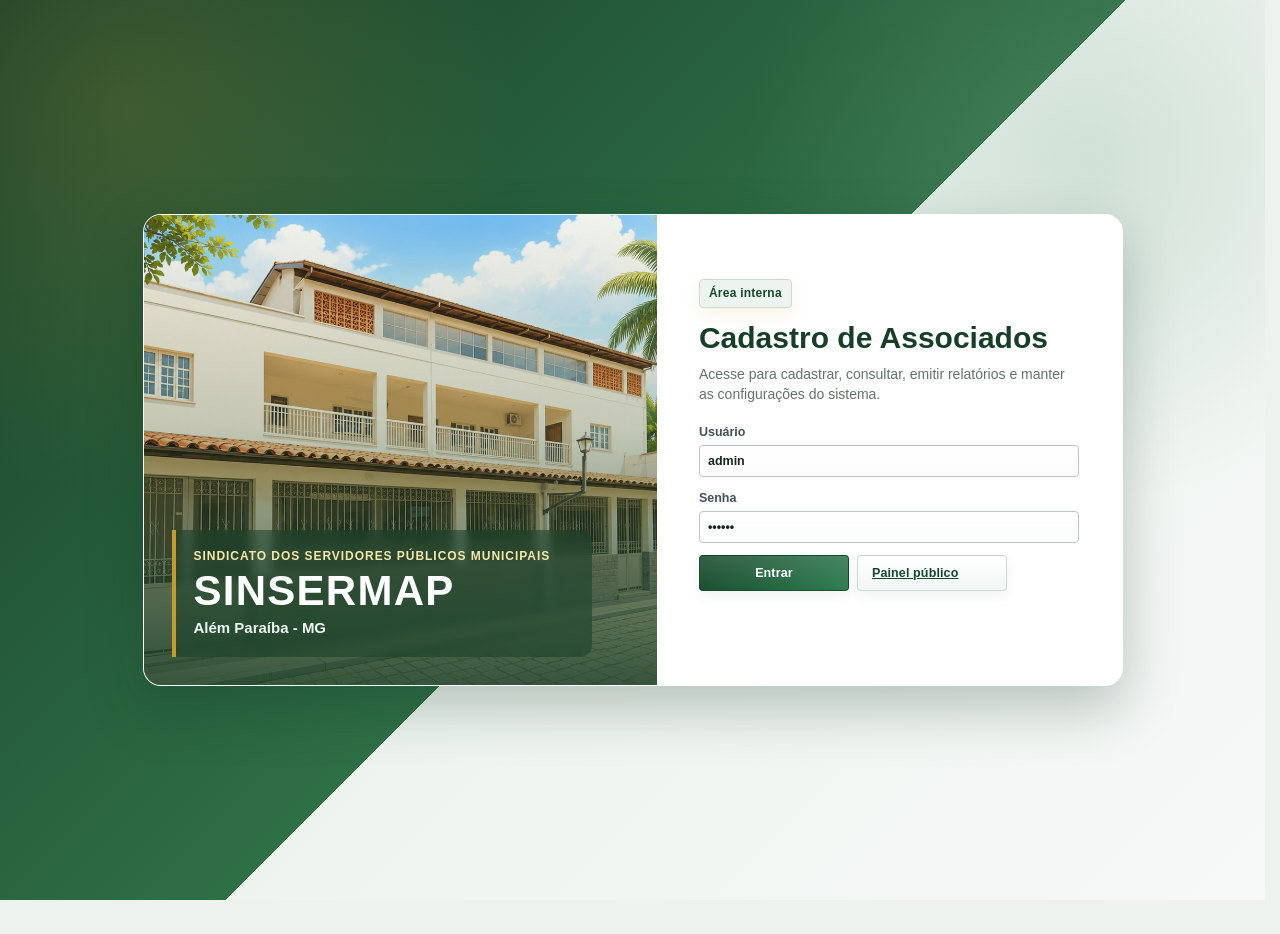
<file: index.html>
<!DOCTYPE html>
<html lang="pt-BR">
<head>
  <meta charset="UTF-8" />
  <meta name="viewport" content="width=device-width, initial-scale=1.0" />
  <title>SINSERMAP | Cadastro de Associados</title>
  <meta name="theme-color" content="#2f6f46" />
  <link rel="stylesheet" href="./assets/styles.css" />
</head>
<body>
  <div id="loginScreen" class="screen-screen login-screen">
    <div class="login-shell">
      <section class="login-visual-panel" aria-label="SINSERMAP">
        <img class="login-hero-image" src="./assets/sede-sinsermap.jpg" alt="Sede estilizada do SINSERMAP" />
        <div class="login-visual-copy">
          <span class="login-kicker">Sindicato dos Servidores Públicos Municipais</span>
          <h1>SINSERMAP</h1>
          <p>Além Paraíba - MG</p>
        </div>
      </section>

      <section class="card login-card login-form-card">
        <div class="brand-badge">Área interna</div>
        <h1>Cadastro de Associados</h1>
        <p class="muted">Acesse para cadastrar, consultar, emitir relatórios e manter as configurações do sistema.</p>

        <form id="loginForm" class="grid">
          <label>
            Usuário
            <input id="loginUsername" value="admin" autocomplete="username" />
          </label>

          <label>
            Senha
            <input id="loginPassword" type="password" autocomplete="current-password" value="123456" />
          </label>

          <div class="actions login-actions">
            <button class="btn btn-primary" type="submit">Entrar</button>
            <a class="btn btn-secondary" href="./painel.html">Painel público</a>
          </div>
          <p id="loginMessage" class="message"></p>
        </form>
      </section>
    </div>
  </div>

  <div id="appScreen" class="hidden">
    <header class="topbar">
      <div class="brand-lockup">
        <img class="topbar-building-thumb" src="./assets/sede-sinsermap.jpg" alt="Sede estilizada do SINSERMAP" />
        <div>
          <h1 class="app-heading">
            <span class="app-heading-main">SINSERMAP</span>
            <span class="app-heading-sub">Cadastro de Associados</span>
          </h1>
          <p id="unionName" class="muted">Carregando...</p>
        </div>
      </div>

      <div class="session-panel">
        <p class="muted small" id="buildInfo"></p>
        <div class="actions system-actions">
          <button id="refreshBtn" class="btn btn-secondary" type="button">Atualizar</button>
          <a class="btn btn-secondary" href="./painel.html" target="_blank" rel="noopener noreferrer">Painel público</a>
          <button id="logoutBtn" class="btn btn-secondary" type="button">Sair</button>
        </div>
      </div>
    </header>

    <main class="page">
      <p id="globalMessage" class="message"></p>

      <section class="overview-strip">
        <div class="overview-copy">
          <span class="eyebrow">Sistema interno</span>
          <h2>Cadastro, consulta e relatórios de associados</h2>
        </div>
      </section>

      <nav class="tabs desktop-tabs" aria-label="Navegação principal">
        <button class="tab-btn active" data-tab="inicio" type="button">Início</button>
        <button class="tab-btn" data-tab="relatorios" type="button">Consulta</button>
        <button class="tab-btn" data-tab="cadastro" type="button">Cadastrar</button>
        <button class="tab-btn" data-tab="listas" type="button">Configurações</button>
      </nav>

      <section id="tab-inicio" class="tab-panel active">
        <section class="stats-privacy-card">
          <div class="stats-grid assoc-summary-grid">
            <article class="stat-card">
              <span class="stat-label">Associados no relatório</span>
              <strong id="statTotal" class="stat-value">0</strong>
            </article>

            <article class="stat-card">
              <span class="stat-label">Ativos</span>
              <strong id="statAtivos" class="stat-value">0</strong>
            </article>

            <article class="stat-card">
              <span class="stat-label">Inativos</span>
              <strong id="statInativos" class="stat-value">0</strong>
            </article>

            <article class="stat-card">
              <span class="stat-label">Gerado em</span>
              <strong id="statGeneratedAt" class="stat-value">-</strong>
            </article>
          </div>
        </section>

        <div class="home-focus-grid">
          <section class="card home-message-card">
            <span class="home-card-label">Mensagem do Sindicato</span>
            <h2 id="dailyHomeTitle">Participação fortalece a categoria</h2>
            <p id="dailyHomeMessage" class="home-message-text">Juntos, os servidores têm mais força, voz e representação.</p>
            <p class="home-message-support">Uma categoria informada e presente fortalece o sindicato todos os dias.</p>
          </section>

          <section class="card home-agenda-card">
            <div class="section-head home-agenda-head">
              <div>
                <span class="home-card-label">Agenda rápida</span>
                <h2>Próximos compromissos</h2>
                <p class="muted">Compromissos publicados na configuração do painel.</p>
              </div>
            </div>

            <div id="homeAgendaList" class="home-agenda-list">
              <p class="muted">Carregando agenda...</p>
            </div>
          </section>
        </div>
      </section>

      <section id="tab-cadastro" class="tab-panel">
        <section class="card">
          <div class="section-head">
            <div>
              <h2>Ficha do associado</h2>
              <p class="muted">Preencha os dados principais do associado.</p>
            </div>
            <button id="newMemberBtn" class="btn btn-secondary" type="button">Novo cadastro</button>
          </div>

          <form id="memberForm" class="grid">
            <input id="memberId" type="hidden" />
            <input id="memberDataAssociacao" type="hidden" />

            <div id="memberEditNotice" class="edit-notice hidden">
              <strong>Editando associado:</strong>
              <span id="memberEditName">-</span>
            </div>

            <div id="memberDuplicateNotice" class="duplicate-notice hidden"></div>

            <div class="grid cols-4 member-priority-grid">
              <label>
                Nome completo *
                <input id="memberNome" required placeholder="Nome do associado" />
              </label>

              <label>
                Função / cargo *
                <input id="memberFuncao" list="funcaoList" required placeholder="Ex.: Motorista, Professor..." />
              </label>

              <label>
                Matrícula
                <input id="memberMatricula" placeholder="Matrícula funcional" />
              </label>

              <label>
                Data de admissão
                <input id="memberDataAdmissao" type="date" />
              </label>
            </div>

            <div class="grid cols-4">
              <label>
                CPF
                <input id="memberCpf" inputmode="numeric" placeholder="000.000.000-00" />
              </label>

              <label>
                RG
                <input id="memberRg" placeholder="Documento de identidade" />
              </label>

              <label>
                Data de nascimento
                <input id="memberDataNascimento" type="date" />
              </label>

              <label>
                Telefone
                <input id="memberTelefone" placeholder="(00) 00000-0000" />
              </label>
            </div>

            <div class="grid cols-3">
              <label>
                E-mail
                <input id="memberEmail" type="email" placeholder="email@exemplo.com" />
              </label>

              <label>
                Onde trabalha
                <input id="memberLocalTrabalho" list="localTrabalhoList" placeholder="Ex.: Prefeitura, Escola..." />
              </label>

              <label>
                Setor
                <input id="memberSetor" list="setorList" placeholder="Ex.: Educação, Saúde..." />
              </label>
            </div>

            <div class="grid cols-4">
              <label>
                Endereço
                <input id="memberEndereco" placeholder="Rua, número e complemento" />
              </label>

              <label>
                Bairro
                <input id="memberBairro" placeholder="Bairro" />
              </label>

              <label>
                Cidade
                <input id="memberCidade" value="Além Paraíba" />
              </label>

              <label>
                UF
                <input id="memberUf" maxlength="2" value="MG" />
              </label>
            </div>

            <div class="grid cols-3">
              <label>
                CEP
                <input id="memberCep" inputmode="numeric" placeholder="00000-000" />
              </label>

              <label>
                Status
                <select id="memberStatus">
                  <option value="ATIVO">Ativo</option>
                  <option value="INATIVO">Inativo</option>
                </select>
              </label>

              <label>
                Observações
                <input id="memberObservacoes" placeholder="Observações internas" />
              </label>
            </div>

            <div class="actions">
              <button id="memberSubmitBtn" class="btn btn-primary" type="submit">Salvar associado</button>
              <button id="clearMemberBtn" class="btn btn-secondary" type="button">Limpar</button>
            </div>

            <p id="memberMessage" class="message"></p>
          </form>
        </section>
      </section>

      <section id="tab-listas" class="tab-panel">
        <section class="card">
          <div class="section-head">
            <div>
              <h2>Configurações</h2>
              <p class="muted">Cadastre usuários do sistema e informações do painel público.</p>
            </div>
          </div>

          <p id="optionsMessage" class="message"></p>

          <section class="option-manager-card config-user-card">
            <div class="section-head compact-head">
              <div>
                <h3>Usuários do sistema</h3>
                <p class="muted">Adicione novos usuários para acessar o sistema ou remova usuários antigos.</p>
              </div>
            </div>

            <p id="usersMessage" class="message"></p>

            <form id="userForm" class="grid cols-3">
              <label>
                Nome
                <input id="userNome" placeholder="Nome do usuário" autocomplete="off" />
              </label>

              <label>
                Usuário
                <input id="userUsername" placeholder="Ex.: secretaria" autocomplete="off" />
              </label>

              <label>
                Senha
                <input id="userPassword" type="password" placeholder="Senha de acesso" autocomplete="new-password" />
              </label>

              <div class="actions">
                <button class="btn btn-primary" type="submit">Adicionar usuário</button>
                <button id="clearUserBtn" class="btn btn-secondary" type="button">Limpar</button>
              </div>
            </form>

            <div class="table-wrap mt-16">
              <table>
                <thead>
                  <tr>
                    <th>Nome</th>
                    <th>Usuário</th>
                    <th>Criado em</th>
                    <th>Ações</th>
                  </tr>
                </thead>
                <tbody id="usersTableBody">
                  <tr><td colspan="4">Carregando...</td></tr>
                </tbody>
              </table>
            </div>
          </section>

          <section class="option-manager-card public-config-card">
            <div class="section-head compact-head">
              <div>
                <h3>Painel público</h3>
                <p class="muted">Cadastre informações públicas: agenda, comunicados, documentos, atas, cursos e serviços.</p>
              </div>
            </div>

            <p id="publicConfigMessage" class="message"></p>

            <form id="publicItemForm" class="grid">
              <input id="publicItemId" type="hidden" />

              <div class="grid cols-4">
                <label>
                  Tipo
                  <select id="publicItemTipo">
                    <option value="comunicado">Comunicado</option>
                    <option value="agenda">Agenda</option>
                    <option value="documento">Documento</option>
                    <option value="ata">Ata</option>
                    <option value="curso">Curso</option>
                    <option value="servico">Serviço</option>
                  </select>
                </label>

                <label>
                  Título *
                  <input id="publicItemTitulo" placeholder="Ex.: Assembleia geral" />
                </label>

                <label>
                  Data
                  <input id="publicItemData" type="date" />
                </label>

                <label>
                  Horário
                  <input id="publicItemHorario" placeholder="Ex.: 18h30" />
                </label>
              </div>

              <div class="grid cols-4">
                <label>
                  Local
                  <input id="publicItemLocal" placeholder="Ex.: Sede do sindicato" />
                </label>

                <label>
                  Link / arquivo
                  <input id="publicItemLink" placeholder="Cole o link do documento, formulário ou página" />
                </label>

                <label>
                  Ordem
                  <input id="publicItemOrdem" type="number" min="0" step="1" placeholder="0" />
                </label>

                <label>
                  Status
                  <select id="publicItemStatus">
                    <option value="ATIVO">Ativo</option>
                    <option value="INATIVO">Inativo</option>
                  </select>
                </label>
              </div>

              <label>
                Descrição
                <textarea id="publicItemDescricao" placeholder="Texto que aparecerá no painel público"></textarea>
              </label>

              <div class="actions">
                <button class="btn btn-primary" type="submit">Salvar informação</button>
                <button id="clearPublicItemBtn" class="btn btn-secondary" type="button">Limpar</button>
              </div>
            </form>

            <div class="table-wrap mt-16">
              <table>
                <thead>
                  <tr>
                    <th>Tipo</th>
                    <th>Título</th>
                    <th>Data</th>
                    <th>Status</th>
                    <th>Ações</th>
                  </tr>
                </thead>
                <tbody id="publicItemsBody">
                  <tr><td colspan="5">Carregando...</td></tr>
                </tbody>
              </table>
            </div>
          </section>

        </section>
      </section>

      <section id="tab-relatorios" class="tab-panel">
        <h1 class="report-print-title">Relatório de Associados SINSERMAP</h1>

        <section class="card assoc-toolbar-card no-print">
          <div class="section-head">
            <div>
              <h2>Consulta de associados</h2>
              <p class="muted">Consulte por função e gere relatório quando precisar.</p>
            </div>
            <div class="actions report-export-actions">
              <button id="printReportBtn" class="btn btn-secondary" type="button">Gerar PDF</button>
              <button id="conferenceReportBtn" class="btn btn-secondary" type="button">Gerar relatório</button>
              <button id="exportReportExcelBtn" class="btn btn-secondary" type="button">Exportar Excel</button>
              <button id="backupFullBtn" class="btn btn-secondary" type="button">Backup completo</button>
            </div>
          </div>

          <div class="report-filter-panel">
            <div class="grid cols-2 report-filter-grid report-main-search-grid">
              <label>
                Nome
                <input id="reportNome" placeholder="Digite parte do nome" />
              </label>

              <label>
                CPF
                <input id="reportCpf" inputmode="numeric" placeholder="000.000.000-00" />
              </label>
            </div>

            <details class="advanced-filter-panel">
              <summary>Filtros avançados</summary>

              <div class="grid cols-4 report-filter-grid mt-16">
                <label>
                  Onde trabalha
                  <select id="reportLocalTrabalho">
                    <option value="">Todos</option>
                  </select>
                </label>

                <label>
                  Setor
                  <select id="reportSetor">
                    <option value="">Todos</option>
                  </select>
                </label>

                <label>
                  Função
                  <select id="reportFuncao">
                    <option value="">Todas</option>
                  </select>
                </label>

                <label>
                  Status
                  <select id="reportStatus">
                    <option value="">Todos</option>
                    <option value="ATIVO">Ativo</option>
                    <option value="INATIVO">Inativo</option>
                  </select>
                </label>
              </div>

              <div class="grid cols-4 report-filter-grid mt-16">
                <label>
                  Data inicial de admissão
                  <input id="reportDataInicial" type="date" />
                </label>

                <label>
                  Data final de admissão
                  <input id="reportDataFinal" type="date" />
                </label>

                <label class="report-sort-label">
                  Ordenar por
                  <select id="reportSortBy">
                    <option value="nome">Nome</option>
                    <option value="localTrabalho">Onde trabalha</option>
                    <option value="setor">Setor</option>
                    <option value="funcao">Função</option>
                  </select>
                </label>
              </div>
            </details>

            <div class="report-filter-footer">
              <div class="actions report-filter-actions">
                <button id="loadReportBtn" class="btn btn-primary" type="button">Buscar</button>
                <button id="clearReportFiltersBtn" class="btn btn-secondary" type="button">Limpar filtros</button>
              </div>
            </div>
          </div>

          <p id="reportMessage" class="message mt-16"></p>
        </section>

        <section class="report-layout">
          <div class="report-group-grid report-function-layout">
            <section class="card report-card">
              <div class="section-head">
                <div>
                  <h2>Por função</h2>
                  <p class="muted">Ex.: motorista, professor.</p>
                </div>
                <button id="clearFunctionFilterBtn" class="btn btn-secondary no-print" type="button">Ver todos</button>
              </div>
              <div class="table-wrap">
                <table class="function-summary-table">
                  <thead><tr><th>Função</th><th>Total</th></tr></thead>
                  <tbody id="reportByFuncaoBody"><tr><td colspan="2">Gere o relatório.</td></tr></tbody>
                </table>
              </div>
            </section>

            <section class="card">
              <div class="section-head">
                <div>
                  <h2>Lista do relatório</h2>
                  <p id="reportListCount" class="muted">Nenhum relatório carregado.</p>
                </div>
              </div>

              <div class="table-wrap">
                <table class="report-members-table">
                  <thead>
                    <tr>
                      <th>Associado</th>
                      <th>Dados funcionais</th>
                      <th>Status</th>
                      <th class="actions-col">Ações</th>
                    </tr>
                  </thead>
                  <tbody id="reportMembersBody">
                    <tr><td colspan="4">Gere o relatório para visualizar a lista.</td></tr>
                  </tbody>
                </table>
              </div>

              <div class="report-pagination no-print">
                <label class="report-page-size-label">
                  Mostrar
                  <select id="reportPageSize">
                    <option value="50" selected>50 por página</option>
                    <option value="100">100 por página</option>
                    <option value="200">200 por página</option>
                  </select>
                </label>

                <div class="report-page-actions">
                  <button id="reportPrevPageBtn" class="btn btn-secondary" type="button">Anterior</button>
                  <span id="reportPageInfo" class="muted small">Página 1 de 1</span>
                  <button id="reportNextPageBtn" class="btn btn-secondary" type="button">Próxima</button>
                </div>
              </div>
            </section>
          </div>
        </section>
      </section>
    </main>
  </div>

  <datalist id="localTrabalhoList"></datalist>
  <datalist id="setorList"></datalist>
  <datalist id="funcaoList"></datalist>

  <script src="./assets/runtime-config.js"></script>
  <script src="./assets/api.js"></script>
  <script src="./assets/app.js?v=relatorio-conferencia"></script>
</body>
</html>
</file>
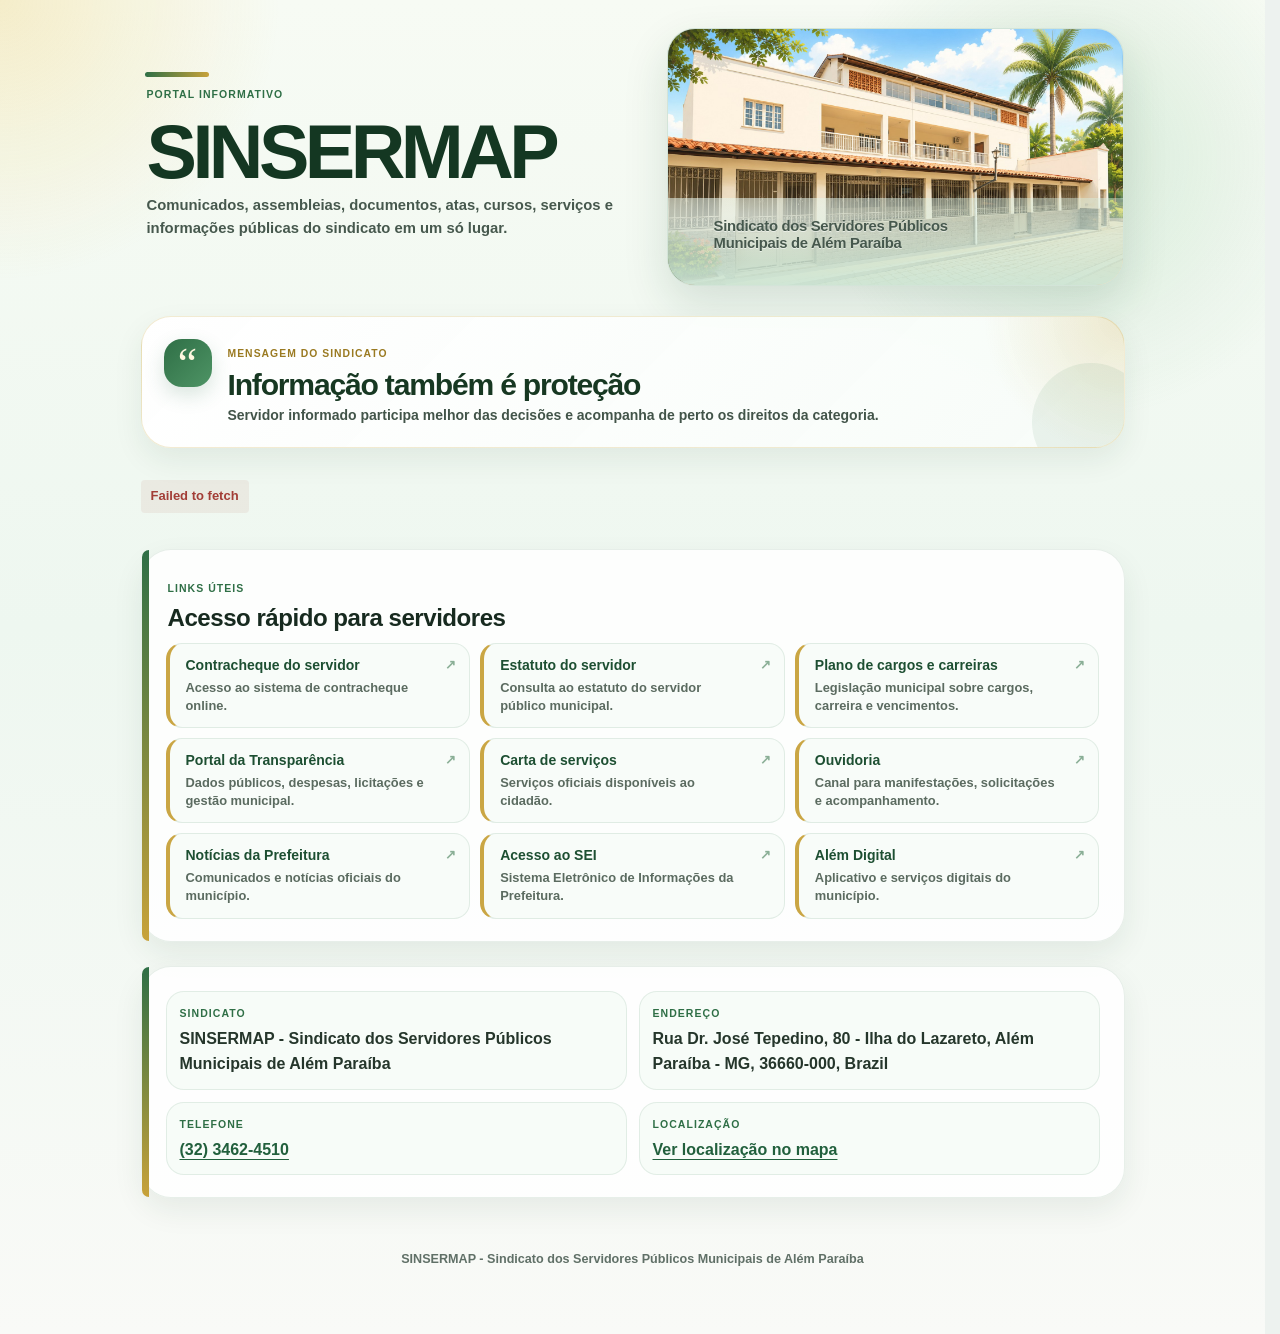
<file: painel.html>
<!DOCTYPE html>
<html lang="pt-BR">
<head>
  <meta charset="UTF-8" />
  <meta name="viewport" content="width=device-width, initial-scale=1.0" />
  <title>SINSERMAP | Informativo</title>
  <meta name="description" content="Informações públicas do SINSERMAP: comunicados, agenda, atas, documentos, cursos e serviços." />
  <meta name="theme-color" content="#2f6f46" />
  <link rel="stylesheet" href="./assets/styles.css" />
</head>
<body class="public-site-body">
  <main class="public-site-main">
    <section class="public-site-hero" aria-labelledby="publicSiteTitle">
      <div class="public-site-banner-card" aria-label="Sindicato dos Servidores Públicos Municipais de Além Paraíba">
        <img class="public-site-banner" src="./assets/sede-sinsermap.jpg" alt="Sede estilizada do SINSERMAP" />
        <p class="public-site-banner-caption">Sindicato dos Servidores Públicos Municipais de Além Paraíba</p>
      </div>
      <div class="public-site-hero-copy">
        <span>Portal informativo</span>
        <h1 id="publicSiteTitle">SINSERMAP</h1>
        <p>Comunicados, assembleias, documentos, atas, cursos, serviços e informações públicas do sindicato em um só lugar.</p>
      </div>
    </section>

    <section class="public-site-union-message" aria-labelledby="unionMessageTitle">
      <div class="public-site-union-icon" aria-hidden="true">“</div>
      <div>
        <span>Mensagem do Sindicato</span>
        <h2 id="unionMessageTitle">Participação fortalece a categoria</h2>
        <p id="unionMessageText">Juntos, os servidores têm mais força, voz e representação.</p>
      </div>
    </section>

    <p id="publicMessage" class="message public-site-message hidden"></p>

    <section id="comunicados" class="public-site-section public-content-section hidden">
      <div class="public-site-section-title">
        <span>Comunicados</span>
        <h2>Avisos oficiais</h2>
      </div>
      <div id="publicComunicadoList" class="public-site-list"></div>
    </section>

    <section id="agenda" class="public-site-section public-content-section hidden">
      <div class="public-site-section-title">
        <span>Agenda</span>
        <h2>Assembleias, reuniões e eventos</h2>
      </div>
      <div id="publicAgendaList" class="public-site-list"></div>
    </section>

    <section id="cursos" class="public-site-section public-content-section hidden">
      <div class="public-site-section-title">
        <span>Cursos</span>
        <h2>Capacitações e inscrições</h2>
      </div>
      <div id="publicCursoList" class="public-site-list"></div>
    </section>

    <section id="servicos" class="public-site-section public-content-section hidden">
      <div class="public-site-section-title">
        <span>Serviços</span>
        <h2>Orientações ao servidor</h2>
      </div>
      <div id="publicServicoList" class="public-site-list"></div>
    </section>

    <section id="documentos" class="public-site-section public-content-section hidden">
      <div class="public-site-section-title">
        <span>Documentos e atas</span>
        <h2>Arquivos e registros públicos</h2>
      </div>

      <div id="documentosSubsection" class="public-site-subsection hidden">
        <h3>Documentos</h3>
        <div id="publicDocumentoList" class="public-site-list"></div>
      </div>

      <div id="atasSubsection" class="public-site-subsection hidden">
        <h3>Atas</h3>
        <div id="publicAtaList" class="public-site-list"></div>
      </div>
    </section>

    <section id="links-uteis" class="public-site-section public-site-useful-links" aria-labelledby="usefulLinksTitle">
      <div class="public-site-section-title">
        <span>Links úteis</span>
        <h2 id="usefulLinksTitle">Acesso rápido para servidores</h2>
      </div>

      <div class="public-site-link-grid">
        <a href="http://45.65.205.114:84/" target="_blank" rel="noopener noreferrer">
          <strong>Contracheque do servidor</strong>
          <span>Acesso ao sistema de contracheque online.</span>
        </a>
        <a href="https://leismunicipais.com.br/a1/estatuto-do-servidor-funcionario-publico-alem-paraiba-mg" target="_blank" rel="noopener noreferrer">
          <strong>Estatuto do servidor</strong>
          <span>Consulta ao estatuto do servidor público municipal.</span>
        </a>
        <a href="https://leismunicipais.com.br/a1/plano-de-cargos-e-carreiras-alem-paraiba-mg" target="_blank" rel="noopener noreferrer">
          <strong>Plano de cargos e carreiras</strong>
          <span>Legislação municipal sobre cargos, carreira e vencimentos.</span>
        </a>
        <a href="https://www.alemparaiba.mg.gov.br/transparencia.html" target="_blank" rel="noopener noreferrer">
          <strong>Portal da Transparência</strong>
          <span>Dados públicos, despesas, licitações e gestão municipal.</span>
        </a>
        <a href="https://www.alemparaiba.mg.gov.br/servicos/carta-de-servicos.html" target="_blank" rel="noopener noreferrer">
          <strong>Carta de serviços</strong>
          <span>Serviços oficiais disponíveis ao cidadão.</span>
        </a>
        <a href="https://www.alemparaiba.mg.gov.br/servicos/ouvidoria.html" target="_blank" rel="noopener noreferrer">
          <strong>Ouvidoria</strong>
          <span>Canal para manifestações, solicitações e acompanhamento.</span>
        </a>
        <a href="https://www.alemparaiba.mg.gov.br/servicos/noticias.html" target="_blank" rel="noopener noreferrer">
          <strong>Notícias da Prefeitura</strong>
          <span>Comunicados e notícias oficiais do município.</span>
        </a>
        <a href="https://www.alemparaiba.mg.gov.br/servicos/sistema-eletr%C3%B4nico-de-informa%C3%A7%C3%B5es-sei.html" target="_blank" rel="noopener noreferrer">
          <strong>Acesso ao SEI</strong>
          <span>Sistema Eletrônico de Informações da Prefeitura.</span>
        </a>
        <a href="https://www.alemparaiba.mg.gov.br/app/public/index.php" target="_blank" rel="noopener noreferrer">
          <strong>Além Digital</strong>
          <span>Aplicativo e serviços digitais do município.</span>
        </a>
      </div>
    </section>

    <section id="contato" class="public-site-contact public-site-contact-plain" aria-label="Contato do SINSERMAP">
      <dl>
        <div>
          <dt>Sindicato</dt>
          <dd>SINSERMAP - Sindicato dos Servidores Públicos Municipais de Além Paraíba</dd>
        </div>
        <div>
          <dt>Endereço</dt>
          <dd>Rua Dr. José Tepedino, 80 - Ilha do Lazareto, Além Paraíba - MG, 36660-000, Brazil</dd>
        </div>
        <div>
          <dt>Telefone</dt>
          <dd><a href="tel:+553234624510">(32) 3462-4510</a></dd>
        </div>
        <div>
          <dt>Localização</dt>
          <dd>
            <a href="https://www.google.com/maps/search/?api=1&query=Rua%20Dr%20Jos%C3%A9%20Tepedino%2C%2080%20-%20Ilha%20do%20Lazareto%2C%20Al%C3%A9m%20Para%C3%ADba%20-%20MG%2C%2036660-000%2C%20Brazil" target="_blank" rel="noopener noreferrer">
              Ver localização no mapa
            </a>
          </dd>
        </div>
      </dl>
    </section>
  </main>

  <footer class="public-site-footer">
    <p>SINSERMAP - Sindicato dos Servidores Públicos Municipais de Além Paraíba</p>
  </footer>

  <script src="./assets/runtime-config.js"></script>
  <script src="./assets/api.js"></script>
  <script src="./assets/painel.js"></script>
</body>
</html>
</file>
<file: assets/styles.css>
:root {
  --bg: #eceff1;
  --surface: #f7f8f8;
  --card: #ffffff;
  --text: #1f2933;
  --muted: #66727c;
  --border: #cfd6dc;
  --border-dark: #b9c2ca;
  --primary: #2f6f46;
  --primary-dark: #225235;
  --primary-soft: #edf4ef;
  --accent: #c8a23a;
  --accent-soft: #f6f0dc;
  --success: #2f6f46;
  --danger: #a33a32;
  --warning: #856404;
  --shadow: 0 1px 2px rgba(24, 35, 43, 0.08);
  --shadow-strong: 0 8px 22px rgba(24, 35, 43, 0.14);
}

* {
  box-sizing: border-box;
}

html,
body {
  margin: 0;
  padding: 0;
  background: var(--bg);
  color: var(--text);
  font-family: "Segoe UI", Tahoma, Arial, Helvetica, sans-serif;
  font-size: 14px;
}

body {
  min-height: 100vh;
}

button,
input,
select,
textarea {
  font: inherit;
}

input,
select,
textarea {
  width: 100%;
  padding: 8px 10px;
  border: 1px solid var(--border-dark);
  border-radius: 3px;
  background: #ffffff;
  color: var(--text);
  transition: border-color 0.12s ease, box-shadow 0.12s ease;
}

input:focus,
select:focus,
textarea:focus {
  outline: 1px solid #7aa58a;
  border-color: var(--primary);
  box-shadow: 0 0 0 2px rgba(47, 111, 70, 0.12);
}

textarea {
  min-height: 92px;
  resize: vertical;
}

label {
  display: grid;
  gap: 5px;
  color: #42505a;
  font-size: 13px;
  font-weight: 600;
}

.hidden {
  display: none !important;
}


.edit-notice,
.duplicate-notice {
  display: grid;
  gap: 5px;
  padding: 10px 12px;
  border-radius: 4px;
  line-height: 1.35;
}

.edit-notice {
  border: 1px solid #c9ddcf;
  background: #edf4ef;
  color: var(--primary-dark);
}

.duplicate-notice {
  border: 1px solid #e0d0a2;
  background: #fff8df;
  color: #6f5200;
}

.duplicate-notice ul {
  margin: 4px 0 0;
  padding-left: 18px;
}

.duplicate-notice li {
  margin: 2px 0;
}

.screen-screen {
  min-height: 100vh;
  display: grid;
  place-items: center;
  padding: 24px;
  background: linear-gradient(180deg, #f3f4f5 0, #e5e8ea 100%);
}

.login-card {
  width: 100%;
  max-width: 460px;
  padding: 26px 28px;
  border-top: 4px solid var(--primary);
  box-shadow: var(--shadow-strong);
}


.login-building-thumb {
  display: block;
  width: 100%;
  max-width: 240px;
  height: 96px;
  object-fit: cover;
  object-position: center;
  margin: 0 auto 14px;
  border: 1px solid #d8ded7;
  border-radius: 10px;
  background: #ffffff;
  box-shadow: var(--shadow);
}

.topbar-building-thumb {
  display: block;
  flex: 0 0 auto;
  width: 150px;
  height: 78px;
  object-fit: cover;
  object-position: center;
  border: 1px solid var(--border-dark);
  border-radius: 4px;
  background: #ffffff;
  box-shadow: var(--shadow);
}



.brand-badge {
  display: inline-flex;
  padding: 5px 9px;
  margin-bottom: 12px;
  border: 1px solid #d7c995;
  border-radius: 3px;
  background: #faf7ed;
  color: #4e4b3e;
  font-size: 12px;
  font-weight: 700;
}

.login-card h1 {
  margin: 0 0 8px;
  color: #1f2933;
  font-size: 24px;
  line-height: 1.2;
  font-weight: 700;
}

.login-card .muted {
  margin: 0 0 18px;
  line-height: 1.45;
}

.topbar {
  display: flex;
  justify-content: space-between;
  gap: 24px;
  align-items: center;
  max-width: 1540px;
  margin: 0 auto;
  padding: 18px 24px 14px;
  background: linear-gradient(180deg, #fafafa 0, #eef1f2 100%);
  border-bottom: 1px solid var(--border-dark);
}

.topbar h1,
h2 {
  margin: 0;
}

.topbar h1 {
  color: #1f2933;
  font-size: 25px;
  line-height: 1.15;
  font-weight: 700;
}

.topbar p {
  margin: 4px 0 0;
}

.brand-lockup {
  display: flex;
  align-items: center;
  gap: 14px;
  flex-wrap: wrap;
}



.session-panel {
  display: grid;
  justify-items: end;
  gap: 7px;
  padding: 10px 12px;
  background: #ffffff;
  border: 1px solid var(--border);
  border-radius: 4px;
  box-shadow: var(--shadow);
}

.page {
  max-width: 1540px;
  margin: 0 auto;
  padding: 16px 24px 28px;
}

.overview-strip {
  display: grid;
  grid-template-columns: 1fr;
  gap: 14px;
  align-items: stretch;
  margin-bottom: 14px;
  padding: 14px 16px;
  color: var(--text);
  background: #ffffff;
  border: 1px solid var(--border);
  border-left: 4px solid var(--primary);
  border-radius: 4px;
  box-shadow: var(--shadow);
}

.overview-copy {
  display: grid;
  align-content: center;
  gap: 5px;
}

.overview-strip h2 {
  color: #1f2933;
  font-size: 19px;
  line-height: 1.2;
  font-weight: 700;
}

.overview-copy p {
  margin: 0;
  color: var(--muted);
  line-height: 1.45;
}


.overview-strip .muted {
  min-height: 34px;
  margin: 0;
  color: #495762;
  line-height: 1.4;
  transition: opacity 0.16s ease;
}

.overview-strip .muted.is-changing {
  opacity: 0;
}



.eyebrow {
  color: var(--primary-dark);
  font-size: 11px;
  font-weight: 700;
  text-transform: uppercase;
  letter-spacing: 0.04em;
}

.card {
  background: var(--card);
  border: 1px solid var(--border);
  border-radius: 4px;
  padding: 16px;
  box-shadow: var(--shadow);
}

.card > .section-head:first-child {
  padding-bottom: 10px;
  border-bottom: 1px solid #e2e6e9;
}

.grid {
  display: grid;
  gap: 12px;
}

.cols-2 {
  grid-template-columns: repeat(2, minmax(0, 1fr));
}

.cols-3 {
  grid-template-columns: repeat(3, minmax(0, 1fr));
}

.cols-4 {
  grid-template-columns: repeat(4, minmax(0, 1fr));
}

.layout-two {
  display: grid;
  grid-template-columns: 1.08fr 1fr;
  gap: 14px;
}

.tabs {
  display: flex;
  gap: 0;
  flex-wrap: wrap;
  margin: 14px 0 12px;
  padding: 0;
  background: #e6e9eb;
  border: 1px solid var(--border-dark);
  border-radius: 4px 4px 0 0;
  box-shadow: var(--shadow);
}

.tab-btn {
  border: 0;
  border-right: 1px solid var(--border-dark);
  background: linear-gradient(180deg, #f8f9fa 0, #e8ecef 100%);
  color: #26323a;
  border-radius: 0;
  padding: 9px 14px;
  cursor: pointer;
  font-weight: 600;
  transition: background 0.12s ease, color 0.12s ease;
}

.tab-btn:first-child {
  border-radius: 3px 0 0 0;
}

.tab-btn:hover {
  background: #ffffff;
}

.tab-btn.active {
  background: #ffffff;
  color: var(--primary-dark);
  box-shadow: inset 0 3px 0 var(--primary);
}

.tab-panel {
  display: none;
}

.tab-panel.active {
  display: block;
}

.stats-privacy-card {
  margin-bottom: 12px;
  padding: 12px;
  background: #f7f8f8;
  border: 1px solid var(--border);
  border-radius: 4px;
  box-shadow: var(--shadow);
}

.stats-privacy-head {
  display: flex;
  align-items: center;
  justify-content: space-between;
  gap: 12px;
  margin-bottom: 10px;
  padding-bottom: 9px;
  border-bottom: 1px solid #dfe4e7;
}

.stats-privacy-head h2 {
  color: #27313a;
  font-size: 15px;
  font-weight: 700;
}

.stats-privacy-head p {
  margin: 3px 0 0;
}

.stats-grid {
  display: grid;
  gap: 8px;
  grid-template-columns: repeat(4, minmax(0, 1fr));
}

.stat-card {
  min-height: 76px;
  background: #ffffff;
  border: 1px solid var(--border);
  border-left: 3px solid #8aa895;
  border-radius: 3px;
  padding: 10px 12px;
  box-shadow: none;
}

.stat-card:nth-child(3n) {
  border-left-color: #c0aa60;
}

.stat-card:nth-child(4n) {
  border-left-color: #9aa7b0;
}

.stat-card.is-masked {
  background: #fbfbfb;
}

.stat-label {
  color: #5f6b74;
  font-size: 11px;
  font-weight: 700;
  letter-spacing: 0.02em;
  text-transform: uppercase;
}

.stat-value {
  margin-top: 6px;
  font-size: 20px;
  font-weight: 700;
  color: #202a31;
}

.stat-card.is-masked .stat-value {
  color: #7b858d;
  font-family: Consolas, "Courier New", monospace;
  font-size: 18px;
  letter-spacing: 0.16em;
}

.actions,
.toolbar,
.section-head {
  display: flex;
  gap: 8px;
  flex-wrap: wrap;
  align-items: center;
}

.section-head {
  justify-content: space-between;
  margin-bottom: 10px;
}

.section-head h2 {
  color: #202a31;
  font-size: 18px;
  font-weight: 700;
}

.toolbar.compact {
  gap: 7px;
}

.grow {
  flex: 1;
  min-width: 220px;
}

.btn {
  min-height: 34px;
  border: 1px solid var(--border-dark);
  border-radius: 3px;
  padding: 7px 12px;
  cursor: pointer;
  font-weight: 600;
  color: #26323a;
  background: linear-gradient(180deg, #ffffff 0, #e9edf0 100%);
  transition: border-color 0.12s ease, background 0.12s ease, box-shadow 0.12s ease;
}

.btn:hover {
  border-color: #9eabb4;
  background: linear-gradient(180deg, #ffffff 0, #f0f3f5 100%);
  box-shadow: 0 1px 2px rgba(24, 35, 43, 0.08);
}

.btn-primary {
  background: linear-gradient(180deg, #3f8055 0, #2f6f46 100%);
  border-color: #225235;
  color: #ffffff;
}

.btn-primary:hover {
  background: linear-gradient(180deg, #477f59 0, #2b653f 100%);
}

.btn-secondary {
  background: linear-gradient(180deg, #ffffff 0, #e9edf0 100%);
  color: #26323a;
  border-color: var(--border-dark);
}

.btn-secondary:hover {
  background: linear-gradient(180deg, #ffffff 0, #f0f3f5 100%);
}

.message {
  min-height: 18px;
  margin: 0;
  font-size: 13px;
}

.message.success {
  color: var(--success);
}

.message.error {
  color: var(--danger);
}

.message.success,
.message.error {
  font-weight: 700;
}

.note,
.muted {
  color: var(--muted);
}

.small {
  font-size: 12px;
}

.mt-16 {
  margin-top: 16px;
}

.divider {
  border-top: 1px solid var(--border);
  margin: 16px 0;
}

.table-wrap {
  overflow-x: auto;
  border: 1px solid var(--border);
  border-radius: 4px;
  background: #ffffff;
}

table {
  width: 100%;
  border-collapse: collapse;
  background: #ffffff;
}

tr:last-child td {
  border-bottom: 0;
}

th,
td {
  padding: 9px 10px;
  border-bottom: 1px solid #e2e6e9;
  text-align: left;
  vertical-align: top;
  white-space: nowrap;
}

th {
  color: #26323a;
  font-size: 11px;
  background: linear-gradient(180deg, #f8f9fa 0, #e9edf0 100%);
  font-weight: 700;
  text-transform: none;
  letter-spacing: 0;
}

tbody tr:hover {
  background: #f5f7f8;
}

.badge {
  display: inline-flex;
  border-radius: 3px;
  padding: 3px 8px;
  font-size: 12px;
  font-weight: 600;
  border: 1px solid transparent;
}

.badge.ATIVO,
.badge.PAGA {
  background: #edf4ef;
  border-color: #c9ddcf;
  color: var(--success);
}

.badge.INATIVO,
.badge.ATRASADA {
  background: #f8eeee;
  border-color: #e3c4c2;
  color: var(--danger);
}

.badge.PENDENTE,
.badge.ABERTA {
  background: #f7f1df;
  border-color: #e0d0a2;
  color: var(--warning);
}

.badge.CANCELADA {
  background: #f1f3f4;
  border-color: #d9dee2;
  color: #475467;
}

.badge.ADMIN,
.badge.SECRETARIA,
.badge.FINANCEIRO,
.badge.CONSULTA {
  background: #edf4ef;
  border-color: #c9ddcf;
  color: var(--primary-dark);
}

.finance-toolbar {
  padding: 12px;
  background: #f7f8f8;
  border: 1px solid var(--border);
  border-radius: 4px;
}

.finance-panels {
  display: grid;
  grid-template-columns: minmax(0, 1.4fr) minmax(320px, 0.6fr);
  gap: 14px;
}

.panel-block {
  border: 1px solid var(--border);
  border-radius: 4px;
  padding: 14px;
  background: #ffffff;
}

.bar-list {
  display: grid;
  gap: 12px;
}

.bar-row {
  display: grid;
  gap: 6px;
}

.bar-title,
.bar-caption {
  display: flex;
  justify-content: space-between;
  gap: 12px;
  align-items: center;
}

.bar-title span {
  color: #26323a;
  font-weight: 700;
}

.bar-caption {
  color: var(--muted);
  font-size: 12px;
}

.bar-track {
  position: relative;
  height: 10px;
  border: 1px solid #cfd6dc;
  border-radius: 2px;
  background: #eef1f3;
  overflow: hidden;
}

.bar-fill {
  position: absolute;
  inset: 0 auto 0 0;
  border-radius: 0;
}

.bar-fill.launched {
  background: #ddd2aa;
}

.bar-fill.paid {
  background: #5f8e70;
  z-index: 1;
}

a.link-btn {
  display: inline-flex;
  align-items: center;
  justify-content: center;
  text-decoration: none;
}

.card-block.hidden {
  display: none !important;
}


.edit-notice,
.duplicate-notice {
  display: grid;
  gap: 5px;
  padding: 10px 12px;
  border-radius: 4px;
  line-height: 1.35;
}

.edit-notice {
  border: 1px solid #c9ddcf;
  background: #edf4ef;
  color: var(--primary-dark);
}

.duplicate-notice {
  border: 1px solid #e0d0a2;
  background: #fff8df;
  color: #6f5200;
}

.duplicate-notice ul {
  margin: 4px 0 0;
  padding-left: 18px;
}

.duplicate-notice li {
  margin: 2px 0;
}

.card-block + .card-block {
  margin-top: 12px;
}

.note {
  font-size: 13px;
  line-height: 1.5;
}



@media (max-width: 1180px) {
  .overview-strip {
    grid-template-columns: 1fr;
  }

  .stats-grid {
    grid-template-columns: repeat(2, minmax(0, 1fr));
  }
}

@media (max-width: 1024px) {
  .layout-two,
  .finance-panels,
  .cols-2,
  .cols-3,
  .cols-4 {
    grid-template-columns: 1fr;
  }

  .topbar,
  .overview-strip,
  .section-head {
    flex-direction: column;
    align-items: stretch;
  }

  .session-panel {
    justify-items: stretch;
  }
}

@media (max-width: 768px) {
  .page,
  .topbar {
    padding-left: 14px;
    padding-right: 14px;
  }

  .topbar-building-thumb {
    width: 112px;
    height: 58px;
  }

  .login-building-thumb {
    max-width: 190px;
    height: 78px;
    margin-bottom: 12px;
  }

  .topbar h1,
  .overview-strip h2 {
    font-size: 20px;
  }

  .actions .btn,
  .actions button {
    width: 100%;
  }

  .tabs {
    display: grid;
    grid-template-columns: 1fr 1fr;
  }

  .stat-value {
    font-size: 21px;
  }

  .bar-title,
  .bar-caption {
    display: grid;
  }
}


.quick-actions-bar {
  display: flex;
  gap: 0;
  flex-wrap: wrap;
  margin: -12px 0 14px;
  padding: 7px;
  background: #f2f4f5;
  border: 1px solid var(--border-dark);
  border-top: 0;
  border-radius: 0 0 4px 4px;
  box-shadow: var(--shadow);
}


.quick-actions-label {
  min-height: 30px;
  display: inline-flex;
  align-items: center;
  margin-right: 8px;
  padding: 5px 10px;
  border-right: 1px solid #c8d0d6;
  color: #4f5b64;
  font-size: 12px;
  font-weight: 700;
  text-transform: none;
  letter-spacing: 0;
}

.context-hidden {
  display: none !important;
}

.quick-action-btn {
  min-height: 30px;
  border: 1px solid transparent;
  border-right-color: #d4dade;
  border-radius: 2px;
  padding: 5px 10px;
  background: transparent;
  color: #26323a;
  cursor: pointer;
  font-size: 13px;
  font-weight: 600;
}

.quick-action-btn:hover {
  border-color: var(--border-dark);
  background: #ffffff;
}

.workspace-grid {
  display: grid;
  grid-template-columns: minmax(0, 1.35fr) minmax(360px, 0.65fr);
  gap: 14px;
}

.workspace-card {
  min-height: 320px;
}

.shortcut-grid {
  display: grid;
  grid-template-columns: repeat(3, minmax(0, 1fr));
  gap: 10px;
}

.shortcut-tile {
  min-height: 92px;
  display: grid;
  align-content: start;
  gap: 6px;
  padding: 13px 14px;
  border: 1px solid var(--border);
  border-left: 3px solid #8aa895;
  border-radius: 3px;
  background: #ffffff;
  color: #26323a;
  text-align: left;
  cursor: pointer;
}

.shortcut-tile:hover {
  border-color: #aeb8bf;
  background: #f9fafb;
}

.shortcut-tile strong {
  font-size: 15px;
}

.shortcut-tile span {
  color: var(--muted);
  font-size: 12px;
  line-height: 1.35;
}

.confidential-grid {
  grid-template-columns: repeat(2, minmax(0, 1fr));
}

.routine-note {
  margin-top: 12px;
  padding: 10px 12px;
  background: #ffffff;
  border: 1px solid var(--border);
  border-radius: 3px;
}

.routine-note p {
  margin: 5px 0 0;
  line-height: 1.4;
}

.cash-summary-grid .stat-card {
  border-left-color: #66727c;
}

.status-bar {
  display: flex;
  gap: 18px;
  align-items: center;
  max-width: 1540px;
  min-height: 28px;
  margin: 0 auto;
  padding: 5px 24px;
  color: #45515a;
  background: #e6e9eb;
  border-top: 1px solid var(--border-dark);
  font-size: 12px;
  box-shadow: inset 0 1px 0 #f7f8f8;
}

.status-bar span {
  padding-right: 18px;
  border-right: 1px solid #c4ccd2;
}

.status-bar span:last-child {
  border-right: 0;
}

@media (max-width: 1180px) {
  .workspace-grid {
    grid-template-columns: 1fr;
  }

  .shortcut-grid {
    grid-template-columns: repeat(2, minmax(0, 1fr));
  }
}


.quick-action-important {
  background: #ffffff;
  border-color: var(--primary);
  color: var(--primary-dark);
  box-shadow: inset 0 3px 0 var(--primary);
}

.shortcut-tile-important {
  border-left-color: var(--danger);
  background: #fffefe;
}

.assoc-command-card {
  border-left: 3px solid #8aa895;
}

.cash-work-layout {
  grid-template-columns: minmax(0, 1.12fr) minmax(420px, 0.88fr);
  align-items: start;
}

.expense-entry-card {
  border-top: 2px solid #d9e2dd;
}

.quick-expense-card {
  border-top: 2px solid #ccd7cf;
}

.quick-expense-footer {
  display: flex;
  justify-content: space-between;
  gap: 12px;
  align-items: center;
  padding-top: 2px;
}

.quick-expense-footer .btn {
  min-width: 180px;
}

.movement-mode-bar {
  display: flex;
  gap: 6px;
  margin: 0 0 12px;
  padding: 5px;
  background: #eef1f2;
  border: 1px solid var(--border);
  border-radius: 3px;
}

.movement-mode-btn {
  min-height: 30px;
  border: 1px solid transparent;
  border-radius: 2px;
  padding: 5px 12px;
  background: transparent;
  color: #26323a;
  cursor: pointer;
  font-weight: 600;
}

.movement-mode-btn:hover {
  background: #ffffff;
  border-color: var(--border-dark);
}

.movement-mode-btn.active {
  background: #ffffff;
  border-color: var(--border-dark);
  box-shadow: inset 0 3px 0 var(--primary);
  color: var(--primary-dark);
}

.monthly-report-card {
  min-height: 100%;
}

.monthly-report-box {
  margin-top: 10px;
  padding: 10px;
  background: #fafafa;
  border: 1px solid var(--border);
  border-radius: 3px;
}

.monthly-report-summary {
  display: grid;
  grid-template-columns: repeat(2, minmax(0, 1fr));
  gap: 7px;
}

.monthly-report-summary div {
  display: grid;
  gap: 3px;
  min-height: 52px;
  padding: 8px 10px;
  background: #ffffff;
  border: 1px solid var(--border);
  border-left: 3px solid #9aa7b0;
  border-radius: 3px;
}

.monthly-report-summary div:nth-child(2),
.monthly-report-summary div:nth-child(6) {
  border-left-color: #8aa895;
}

.monthly-report-summary div:nth-child(3),
.monthly-report-summary div:nth-child(4),
.monthly-report-summary div:nth-child(5) {
  border-left-color: #b98d7d;
}

.monthly-report-summary span {
  color: var(--muted);
  font-size: 12px;
  font-weight: 600;
}

.monthly-report-summary strong {
  color: #26323a;
  font-size: 16px;
}

@media (max-width: 1180px) {
  .cash-work-layout {
    grid-template-columns: 1fr;
  }
}


.payable-alert-box {
  display: flex;
  justify-content: space-between;
  gap: 10px;
  align-items: center;
  margin-top: 12px;
  padding: 10px 12px;
  background: #fffdf5;
  border: 1px solid #d8c98c;
  border-left: 3px solid var(--accent);
  border-radius: 3px;
}

.payable-alert-box p {
  margin: 5px 0 0;
  line-height: 1.35;
}

.payables-layout {
  grid-template-columns: minmax(0, 1.22fr) minmax(380px, 0.78fr);
  align-items: start;
}

.payables-card {
  border-top: 2px solid #d9e2dd;
}

.payable-alert-card {
  min-height: 100%;
}

.payables-due-box {
  display: grid;
  gap: 8px;
  margin-top: 10px;
}

.payable-due-item {
  display: grid;
  gap: 3px;
  padding: 9px 10px;
  background: #ffffff;
  border: 1px solid var(--border);
  border-left: 3px solid #9aa7b0;
  border-radius: 3px;
}

.payable-due-item.is-overdue {
  border-left-color: var(--danger);
}

.payable-due-item.is-this-month {
  border-left-color: var(--accent);
}

.payable-due-item strong {
  color: #26323a;
  font-size: 13px;
}

.payable-due-item span {
  color: var(--muted);
  font-size: 12px;
}

.payable-status {
  display: inline-flex;
  align-items: center;
  min-height: 22px;
  padding: 2px 7px;
  border: 1px solid var(--border-dark);
  border-radius: 2px;
  background: #f7f8f8;
  color: #45515a;
  font-size: 12px;
  font-weight: 700;
}

.payable-status.is-pendente {
  background: #fffdf5;
  border-color: #d8c98c;
  color: #6f5a13;
}

.payable-status.is-paga {
  background: #edf4ef;
  border-color: #aac8b5;
  color: var(--primary-dark);
}

.print-report {
  padding: 24px;
  color: #1f2933;
  font-family: "Segoe UI", Tahoma, Arial, Helvetica, sans-serif;
}

.print-report h1 {
  margin: 0 0 4px;
  font-size: 21px;
}

.print-report .muted {
  color: #66727c;
  font-size: 12px;
}

.print-report table {
  width: 100%;
  border-collapse: collapse;
  margin-top: 14px;
}

.print-report th,
.print-report td {
  padding: 7px 8px;
  border: 1px solid #cfd6dc;
  text-align: left;
  font-size: 12px;
}

.print-report th {
  background: #eef1f2;
}

.print-report-summary {
  display: grid;
  grid-template-columns: repeat(3, 1fr);
  gap: 8px;
  margin-top: 14px;
}

.print-report-summary div {
  padding: 8px 10px;
  border: 1px solid #cfd6dc;
  background: #ffffff;
}

.print-report-summary span {
  display: block;
  color: #66727c;
  font-size: 11px;
  font-weight: 600;
}

.print-report-summary strong {
  display: block;
  margin-top: 3px;
  font-size: 15px;
}

@media print {
  body.printing-report > *:not(.print-report) {
    display: none !important;
  }

  body.printing-report .print-report {
    display: block !important;
  }
}

@media (max-width: 1180px) {
  .payables-layout {
    grid-template-columns: 1fr;
  }
}




.module-context-card {
  display: flex;
  align-items: center;
  justify-content: space-between;
  gap: 12px;
  margin-bottom: 12px;
  padding: 10px 12px;
  background: #f8f9fa;
  border: 1px solid var(--border-dark);
  border-radius: 3px;
  box-shadow: var(--shadow);
}

.module-context-card strong {
  display: block;
  margin-top: 2px;
  color: #26323a;
  font-size: 15px;
}

.module-context-card p {
  margin: 3px 0 0;
}

.module-subnav {
  display: flex;
  gap: 6px;
  flex-wrap: wrap;
  justify-content: flex-end;
}

.module-link {
  min-height: 30px;
  border: 1px solid var(--border-dark);
  border-radius: 3px;
  padding: 6px 12px;
  background: linear-gradient(180deg, #ffffff 0, #e9edf0 100%);
  color: #26323a;
  cursor: pointer;
  font-weight: 600;
}

.module-link:hover {
  background: #ffffff;
  border-color: #9eabb4;
}

.module-link.active {
  background: #ffffff;
  box-shadow: inset 0 3px 0 var(--primary);
  color: var(--primary-dark);
}

.finance-module-grid {
  display: grid;
  grid-template-columns: repeat(3, minmax(0, 1fr));
  gap: 8px;
}

.finance-module-tile {
  min-height: 78px;
  display: grid;
  align-content: start;
  gap: 5px;
  padding: 11px 12px;
  border: 1px solid var(--border);
  border-left: 3px solid #8aa895;
  border-radius: 3px;
  background: #ffffff;
  color: #26323a;
  text-align: left;
  cursor: pointer;
}

.finance-module-tile:hover {
  border-color: #aeb8bf;
  background: #f9fafb;
}

.finance-module-tile.active {
  border-left-color: var(--primary);
  background: #fbfcfb;
}

.finance-module-tile strong {
  font-size: 14px;
}

.finance-module-tile span {
  color: var(--muted);
  font-size: 12px;
  line-height: 1.35;
}

@media (max-width: 1180px) {
  .module-context-card {
    align-items: stretch;
    flex-direction: column;
  }

  .module-subnav {
    justify-content: flex-start;
  }

  .finance-module-grid {
    grid-template-columns: 1fr;
  }
}

.tab-assoc-detalhes {
  font-weight: 700;
}

.cash-entry-callout {
  margin: 12px 0 0;
  padding: 9px 12px;
  background: #f8faf8;
  border: 1px solid var(--border);
  border-left: 3px solid var(--primary);
  border-radius: 3px;
  color: #2f3940;
  line-height: 1.45;
}

.cash-entry-callout b,
.cash-entry-callout strong {
  color: var(--primary-dark);
}


/* Sistema de cadastro de associados - SINSERMAP */
:root {
  --window-bg: #dfe3e6;
  --panel-bg: #f4f6f7;
  --panel-border: #b9c1c8;
  --toolbar-bg: #eef1f3;
  --toolbar-dark: #d8dde1;
  --row-select: #e7f0eb;
  --focus-line: #2f6f46;
}

body {
  min-width: 1180px;
  padding-bottom: 34px;
  background:
    linear-gradient(180deg, #e8ebee 0, #dce1e4 100%);
}

.topbar {
  min-height: 96px;
  border: 1px solid var(--panel-border);
  border-top: 0;
  background:
    linear-gradient(180deg, #fbfbfb 0, #eef1f3 52%, #e2e7ea 100%);
  box-shadow: inset 0 1px 0 #ffffff, 0 1px 2px rgba(18, 29, 38, 0.08);
}

.brand-lockup > div:last-child {
  min-width: 360px;
}

.brand-lockup h1 {
  font-size: 22px;
  letter-spacing: -0.01em;
}

.brand-lockup #unionName {
  max-width: 700px;
  color: #47535c;
  font-size: 12.5px;
}

.brand-mark {
  width: 260px;
  height: 72px;
  padding: 8px 14px;
  border-color: #c7ced4;
}

.session-panel {
  min-width: 430px;
  border-color: #c5ccd2;
  background: #f8f9fa;
  box-shadow: inset 0 1px 0 #ffffff;
}

.system-actions .btn {
  min-height: 29px;
  padding: 5px 10px;
  font-size: 12px;
}

.privacy-toggle[aria-pressed="true"] {
  border-color: #9eb5a5;
  background: linear-gradient(180deg, #ffffff 0, #e7f1eb 100%);
  color: #225235;
}

.page {
  padding-top: 10px;
}

.tabs {
  margin: 8px 0 0;
  border-radius: 3px 3px 0 0;
  background: var(--toolbar-dark);
}

.tab-btn {
  min-height: 32px;
  padding: 7px 15px;
  font-size: 13px;
  font-weight: 600;
}

.tab-btn.active {
  position: relative;
  color: #1f3f2c;
  background: #ffffff;
  box-shadow: inset 0 2px 0 var(--focus-line);
}

.erp-toolbar {
  display: grid;
  grid-template-columns: 260px 1fr;
  align-items: stretch;
  gap: 0;
  margin: 0 0 10px;
  padding: 0;
  background: var(--toolbar-bg);
  border: 1px solid var(--panel-border);
  border-top: 0;
  border-radius: 0 0 3px 3px;
  box-shadow: inset 0 1px 0 #ffffff;
}

.quick-actions-title {
  display: grid;
  align-content: center;
  gap: 2px;
  min-height: 42px;
  padding: 6px 10px;
  border-right: 1px solid #c5ccd2;
  background: linear-gradient(180deg, #f8f9fa 0, #e5e9ec 100%);
}

.quick-actions-label {
  min-height: auto;
  margin: 0;
  padding: 0;
  border-right: 0;
  color: #2b353d;
  font-size: 12px;
  text-transform: uppercase;
  letter-spacing: 0.03em;
}

.current-breadcrumb {
  color: #61707b;
  font-size: 12px;
}

.action-cluster {
  display: flex;
  flex-wrap: wrap;
  align-items: center;
  gap: 0;
  min-height: 42px;
  padding: 5px 7px;
}

.action-cluster-label {
  display: inline-flex;
  align-items: center;
  min-height: 28px;
  margin: 0 5px 0 7px;
  padding: 0 8px 0 0;
  border-right: 1px solid #c9d0d5;
  color: #63717b;
  font-size: 11px;
  font-weight: 700;
  text-transform: uppercase;
}

.quick-action-btn {
  min-height: 28px;
  margin: 1px;
  padding: 4px 9px;
  border: 1px solid transparent;
  border-radius: 2px;
  font-size: 12.5px;
  font-weight: 600;
  line-height: 1.2;
}

.quick-action-btn:hover {
  background: #ffffff;
  border-color: #aeb7be;
  box-shadow: inset 0 1px 0 #ffffff;
}

.quick-action-important {
  border-color: #9eb5a5;
  background: #ffffff;
  box-shadow: inset 0 2px 0 var(--focus-line);
}

.card {
  border-color: #c5ccd2;
  border-radius: 3px;
  box-shadow: 0 1px 1px rgba(18, 29, 38, 0.06);
}

.card > .section-head:first-child,
.panel-block > .section-head:first-child {
  min-height: 38px;
  margin: -16px -16px 12px;
  padding: 9px 14px;
  border-bottom: 1px solid #d7dde2;
  background: linear-gradient(180deg, #fbfbfb 0, #edf1f3 100%);
}

.section-head h2 {
  font-size: 16px;
}

.erp-home-grid {
  grid-template-columns: minmax(0, 1.2fr) minmax(360px, 0.8fr);
}

.erp-home-grid .stats-privacy-card {
  grid-column: 1 / -1;
}

.command-center,
.pending-card,
.stats-privacy-card {
  border-top: 1px solid #c5ccd2;
}

.shortcut-grid {
  gap: 8px;
}

.shortcut-tile {
  min-height: 78px;
  border-color: #cbd2d7;
  border-left-width: 3px;
  background: #ffffff;
}

.shortcut-tile:hover {
  background: #f8faf9;
  border-color: #b7c0c6;
}

.pending-card {
  display: grid;
  align-content: start;
  gap: 10px;
}

.privacy-note,
.routine-note,
.payable-alert-box,
.cash-entry-callout {
  border: 1px solid #d5dce1;
  border-left: 3px solid #9eb5a5;
  border-radius: 3px;
  background: #fbfcfc;
  padding: 10px 12px;
}

.privacy-note {
  display: grid;
  gap: 4px;
  color: #4b5962;
  font-size: 12.5px;
}

.stats-grid {
  gap: 7px;
}

.stat-card {
  min-height: 66px;
  padding: 9px 10px;
  border-color: #cbd2d7;
  border-left-width: 3px;
}

.stat-value {
  font-size: 18px;
}

.toolbar.compact,
.finance-toolbar,
.sticky-filter {
  align-items: end;
  padding: 9px;
  border: 1px solid #d1d8dd;
  border-radius: 3px;
  background: #f6f8f9;
}

.sticky-filter {
  position: sticky;
  top: 0;
  z-index: 5;
}

.form-section-title {
  margin: 5px 0 -3px;
  padding: 6px 9px;
  border: 1px solid #d1d8dd;
  border-left: 3px solid var(--focus-line);
  border-radius: 3px;
  background: #f5f7f8;
  color: #36434c;
  font-size: 12px;
  font-weight: 700;
  text-transform: uppercase;
}

.form-window {
  padding: 0;
}

.form-action-bar {
  justify-content: flex-end;
  position: sticky;
  bottom: 30px;
  z-index: 4;
  margin: 4px -16px -16px;
  padding: 10px 16px;
  border-top: 1px solid #d7dde2;
  background: linear-gradient(180deg, #f8f9fa 0, #edf1f3 100%);
}

input,
select,
textarea {
  min-height: 31px;
  padding: 6px 8px;
  border-radius: 2px;
}

label {
  gap: 4px;
  font-size: 12.5px;
}

.btn {
  min-height: 31px;
  padding: 6px 10px;
  border-radius: 2px;
  font-size: 12.5px;
}

.table-wrap {
  border-color: #c4ccd2;
  border-radius: 3px;
}

table {
  font-size: 12.5px;
}

th,
td {
  padding: 7px 9px;
  border-bottom: 1px solid #e0e5e8;
}

th {
  position: sticky;
  top: 0;
  z-index: 2;
  color: #2e3941;
  background: linear-gradient(180deg, #f8f9fa 0, #e4e9ec 100%);
  box-shadow: inset 0 -1px 0 #c7ced4;
}

tbody tr:nth-child(even) {
  background: #fbfcfc;
}

tbody tr:hover {
  background: #edf4ef;
}

tbody tr.is-selected {
  background: var(--row-select) !important;
  box-shadow: inset 3px 0 0 var(--focus-line);
}

.badge,
.payable-status {
  border-radius: 2px;
  padding: 2px 7px;
  font-size: 11.5px;
}

.badge.ATIVO,
.badge.PAGA {
  background: #eef6f0;
  border-color: #c4dacb;
  color: #235936;
}

.badge.INATIVO,
.badge.CANCELADA {
  background: #f0f2f3;
  border-color: #d5dadd;
  color: #58646d;
}

.badge.ATRASADA,
.payable-status.vencida {
  background: #f9eeee;
  border-color: #e3c6c3;
  color: #94352e;
}

.badge.PENDENTE,
.badge.ABERTA,
.payable-status.aberta {
  background: #fbf6e5;
  border-color: #eadba8;
  color: #775c13;
}

.report-catalog {
  display: grid;
  grid-template-columns: repeat(4, minmax(0, 1fr));
  gap: 8px;
  margin-bottom: 12px;
}

.report-group-card {
  display: grid;
  gap: 6px;
  padding: 10px;
  border: 1px solid #cbd2d7;
  border-left: 3px solid #9eb5a5;
  border-radius: 3px;
  background: #ffffff;
}

.report-group-card strong {
  color: #2d3942;
  font-size: 13.5px;
}

.mini-link {
  min-height: 25px;
  border: 1px solid #d4dade;
  border-radius: 2px;
  background: #f8f9fa;
  color: #2d3942;
  text-align: left;
  cursor: pointer;
  font-size: 12px;
}

.mini-link:hover {
  background: #ffffff;
  border-color: #aeb7be;
}

.module-context-card,
.finance-module-tile {
  border-color: #c5ccd2;
  box-shadow: inset 0 1px 0 #ffffff;
}

.module-link.active,
.finance-module-tile.active {
  background: #ffffff;
  box-shadow: inset 0 2px 0 var(--focus-line);
}

.finance-module-grid {
  gap: 7px;
}

.finance-module-tile {
  min-height: 68px;
}

.status-bar {
  position: fixed;
  left: 0;
  right: 0;
  bottom: 0;
  z-index: 30;
  max-width: none;
  min-height: 26px;
  padding: 4px 24px;
  border-top: 1px solid #b7c0c6;
  background: linear-gradient(180deg, #eef1f3 0, #d9dee2 100%);
  box-shadow: inset 0 1px 0 #ffffff;
}

.status-bar span {
  min-width: max-content;
}

body.privacy-mode .privacy-sensitive,
body.privacy-mode .money-value,
body.privacy-mode #historyTotalLancado,
body.privacy-mode #historyTotalPago,
body.privacy-mode #historyPendente,
body.privacy-mode #financeLancado,
body.privacy-mode #financePago,
body.privacy-mode #financeAberto,
body.privacy-mode #financeAtrasado,
body.privacy-mode #cashTotalEntradas,
body.privacy-mode #cashCustosFixos,
body.privacy-mode #cashCustosVariaveis,
body.privacy-mode #cashSaldoPeriodo,
body.privacy-mode #cashTotalRecebido,
body.privacy-mode #membersTableBody td:nth-child(2),
body.privacy-mode #membersTableBody td:nth-child(4),
body.privacy-mode #historyDuesTableBody td:nth-child(2),
body.privacy-mode #duesTableBody td:nth-child(3),
body.privacy-mode #financeStatusTableBody td:nth-child(3),
body.privacy-mode #financeInadTableBody td:nth-child(2),
body.privacy-mode #financeInadTableBody td:nth-child(5),
body.privacy-mode #cashMethodsTableBody td:nth-child(2),
body.privacy-mode #cashPaymentsTableBody td:nth-child(5),
body.privacy-mode #cashClosingsTableBody td:nth-child(3),
body.privacy-mode #cashClosingsTableBody td:nth-child(4),
body.privacy-mode #cashClosingsTableBody td:nth-child(5),
body.privacy-mode #cashMovementsTableBody td:nth-child(6),
body.privacy-mode #payablesTableBody td:nth-child(6) {
  color: transparent !important;
  text-shadow: 0 0 7px rgba(42, 50, 56, 0.52);
  user-select: none;
}

body.privacy-mode .stat-card:not(.is-masked) .stat-value::after,
body.privacy-mode .money-value::after {
  content: "";
}

@media print {
  .topbar,
  .tabs,
  .quick-actions-bar,
  .status-bar,
  .btn,
  .module-context-card {
    display: none !important;
  }

  body {
    min-width: 0;
    padding: 0;
    background: #ffffff;
  }

  .card {
    border: 0;
    box-shadow: none;
  }

  body.privacy-mode .privacy-sensitive,
  body.privacy-mode .money-value {
    color: inherit !important;
    text-shadow: none !important;
  }
}


/* Refinamento A/B/C - Associados, Financeiro e Relatórios */
.member-context-card,
.finance-context-card {
  background: linear-gradient(180deg, #f9fafb 0, #eef2f4 100%);
}

.module-command-strip,
.finance-workflow-strip,
.table-helper-line {
  display: flex;
  align-items: center;
  justify-content: space-between;
  gap: 12px;
  margin: 0 0 12px;
  padding: 8px 10px;
  border: 1px solid #cbd3d9;
  border-radius: 3px;
  background: #f6f8f9;
  box-shadow: inset 0 1px 0 #ffffff;
}

.module-command-strip > div:first-child,
.finance-workflow-strip {
  flex-wrap: wrap;
}

.module-command-strip strong {
  margin-right: 10px;
  color: #2d3942;
}

.module-command-strip span,
.finance-workflow-strip span,
.table-helper-line span {
  color: #5d6871;
  font-size: 12px;
}

.command-strip-actions {
  display: flex;
  flex-wrap: wrap;
  gap: 6px;
}

.finance-workflow-strip {
  justify-content: flex-start;
}

.finance-workflow-strip span {
  display: inline-flex;
  align-items: center;
  gap: 6px;
  min-height: 25px;
  padding: 3px 9px;
  border: 1px solid #d2d9de;
  border-radius: 2px;
  background: #ffffff;
}

.finance-workflow-strip b {
  display: inline-grid;
  place-items: center;
  width: 18px;
  height: 18px;
  border: 1px solid #c4cdd3;
  border-radius: 50%;
  background: #eef3ef;
  color: var(--primary-dark);
  font-size: 11px;
}

.member-work-layout {
  grid-template-columns: minmax(420px, 0.9fr) minmax(560px, 1.1fr);
  align-items: start;
}

.dues-work-layout {
  grid-template-columns: minmax(430px, 0.85fr) minmax(600px, 1.15fr);
  align-items: start;
}

.table-helper-line {
  margin: 8px 0 -4px;
  padding: 6px 8px;
  background: #fbfcfc;
}

.status-legend {
  text-align: right;
}

.status-legend b {
  color: #36434c;
}

.section-head .actions.form-action-bar {
  position: static;
  margin: 0;
  padding: 0;
  border: 0;
  background: transparent;
}

.card .toolbar.sticky-filter {
  top: 104px;
}

.quick-actions-bar .quick-action-important {
  background: #ffffff;
  border-color: #9eb5a5;
  color: #1f4f31;
}

.refined-report-catalog {
  grid-template-columns: repeat(4, minmax(220px, 1fr));
}

.refined-report-catalog .report-group-card {
  min-height: 138px;
  align-content: start;
}

.refined-report-catalog p {
  margin: 0;
  line-height: 1.35;
}

.report-group-card .mini-link {
  padding: 5px 8px;
}

.monthly-report-card {
  border-top: 1px solid #c5ccd2;
}

.finance-panels {
  align-items: start;
}

.panel-block {
  border: 1px solid #c5ccd2;
  border-radius: 3px;
  background: #ffffff;
  padding: 16px;
}

.cash-summary-grid .stat-card {
  min-height: 66px;
}

@media (max-width: 1280px) {
  .member-work-layout,
  .dues-work-layout {
    grid-template-columns: 1fr;
  }

  .refined-report-catalog {
    grid-template-columns: repeat(2, minmax(220px, 1fr));
  }
}

.redundant-action-source {
  display: none !important;
}


/* Correção de estabilidade visual: evita rolagem lateral e "dança" ao trocar telas */
html {
  width: 100%;
  max-width: 100%;
  overflow-y: scroll;
  overflow-x: hidden;
  scrollbar-gutter: stable;
}

body {
  width: 100%;
  max-width: 100%;
  min-width: 0;
  overflow-x: hidden;
}

#appScreen {
  width: 100%;
  max-width: 100vw;
  overflow-x: hidden;
}

.topbar,
.page,
.status-bar {
  width: min(1540px, calc(100vw - 48px));
  max-width: 1540px;
}

.topbar {
  flex-wrap: nowrap;
}

.brand-lockup,
.session-panel {
  min-width: 0;
}

.brand-lockup > div:last-child {
  min-width: 0;
}

.brand-lockup #unionName {
  overflow: hidden;
  text-overflow: ellipsis;
  white-space: nowrap;
}

.session-panel {
  flex: 0 0 430px;
}

.tabs.desktop-tabs {
  display: flex;
  flex-wrap: nowrap;
  width: 100%;
  min-height: 34px;
  overflow-x: auto;
  overflow-y: hidden;
}

.tabs.desktop-tabs .tab-btn {
  flex: 0 0 auto;
  min-width: 118px;
  text-align: center;
  white-space: nowrap;
}

.erp-toolbar {
  grid-template-columns: 260px minmax(0, 1fr);
  width: 100%;
  min-height: 54px;
  overflow: hidden;
}

.quick-actions-title {
  min-width: 0;
}

.current-breadcrumb {
  overflow: hidden;
  text-overflow: ellipsis;
  white-space: nowrap;
}

.action-cluster {
  width: 100%;
  min-width: 0;
  min-height: 42px;
  flex-wrap: nowrap;
  overflow-x: auto;
  overflow-y: hidden;
}

.action-cluster:not(.context-hidden) {
  display: flex;
}

.action-cluster-label,
.quick-action-btn {
  flex: 0 0 auto;
  white-space: nowrap;
}

.quick-action-btn {
  max-width: 210px;
  overflow: hidden;
  text-overflow: ellipsis;
}

.tab-panel {
  width: 100%;
  min-width: 0;
  overflow-x: hidden;
}

.card,
.panel-block,
.layout-two,
.workspace-grid,
.finance-panels,
.member-work-layout,
.dues-work-layout {
  min-width: 0;
}

.table-wrap {
  max-width: 100%;
  overflow-x: auto;
  overscroll-behavior-x: contain;
}

@media (max-width: 1280px) {
  .topbar,
  .page,
  .status-bar {
    width: calc(100vw - 28px);
  }

  .brand-mark {
    width: 230px;
  }

  .session-panel {
    flex-basis: 390px;
  }

  .tabs.desktop-tabs .tab-btn {
    min-width: 104px;
    padding-left: 10px;
    padding-right: 10px;
  }

  .erp-toolbar {
    grid-template-columns: 230px minmax(0, 1fr);
  }

  .quick-action-btn {
    max-width: 180px;
  }
}


/* Ajuste visual seguro - mantém todas as abas e usa rolagem horizontal quando necessário */
:root {
  --safe-radius: 6px;
  --soft-shadow: 0 2px 8px rgba(24, 35, 43, 0.08);
}

body {
  line-height: 1.45;
}

#loginScreen {
  min-height: 100vh;
  padding: 24px;
}

.login-card {
  width: min(440px, 100%);
}

.topbar {
  align-items: stretch;
  gap: 16px;
  border-radius: 0 0 var(--safe-radius) var(--safe-radius);
}

.brand-lockup {
  flex: 1 1 auto;
  min-width: 0;
}

.brand-mark {
  flex: 0 0 auto;
}

.session-panel {
  align-self: stretch;
  justify-content: center;
  flex: 0 1 430px;
  min-width: 320px;
}

.page {
  padding-bottom: 52px;
}

.tabs.desktop-tabs {
  position: relative;
  padding: 0 2px;
  scroll-behavior: smooth;
  scrollbar-width: thin;
}

.tabs.desktop-tabs::-webkit-scrollbar,
.action-cluster::-webkit-scrollbar,
.status-bar::-webkit-scrollbar {
  height: 8px;
}

.tabs.desktop-tabs::-webkit-scrollbar-thumb,
.action-cluster::-webkit-scrollbar-thumb,
.status-bar::-webkit-scrollbar-thumb {
  background: #b8c2c9;
  border-radius: 999px;
}

.tabs.desktop-tabs .tab-btn {
  scroll-snap-align: start;
  border-bottom: 1px solid #c3ccd2;
}

.tabs.desktop-tabs .tab-btn.active {
  border-bottom-color: #ffffff;
}

.tab-btn:focus-visible,
.quick-action-btn:focus-visible,
.module-link:focus-visible,
.btn:focus-visible,
.mini-link:focus-visible,
.shortcut-tile:focus-visible {
  outline: 2px solid rgba(47, 111, 70, 0.45);
  outline-offset: 2px;
}

.erp-toolbar {
  overflow: visible;
}

.quick-actions-title {
  border-bottom-left-radius: var(--safe-radius);
}

.action-cluster {
  gap: 2px;
  scroll-behavior: smooth;
  scrollbar-width: thin;
}

.quick-action-btn {
  max-width: 240px;
}

.module-context-card,
.card,
.panel-block,
.report-group-card,
.shortcut-tile,
.stat-card,
.table-wrap {
  border-radius: var(--safe-radius);
}

.card,
.panel-block,
.module-context-card,
.stats-privacy-card,
.pending-card,
.command-center {
  box-shadow: var(--soft-shadow);
}

.section-head {
  gap: 10px;
  flex-wrap: wrap;
}

.module-context-card {
  align-items: flex-start;
}

.module-subnav {
  min-width: min(420px, 100%);
}

.table-wrap {
  background: #ffffff;
}

.status-bar {
  overflow-x: auto;
  overflow-y: hidden;
  white-space: nowrap;
}

@media (max-width: 1100px) {
  .layout-two,
  .workspace-grid,
  .finance-panels,
  .member-work-layout,
  .dues-work-layout,
  .erp-home-grid {
    grid-template-columns: 1fr;
  }

  .report-catalog,
  .refined-report-catalog {
    grid-template-columns: repeat(2, minmax(220px, 1fr));
  }

  .topbar {
    flex-wrap: wrap;
  }

  .session-panel {
    flex: 1 1 100%;
    min-width: 0;
    justify-items: stretch;
  }

  .session-panel .system-actions {
    justify-content: flex-start;
  }
}

@media (max-width: 760px) {
  .topbar,
  .page,
  .status-bar {
    width: calc(100vw - 16px);
  }

  .topbar {
    padding: 12px 8px;
  }

  .page {
    padding: 8px 0 52px;
  }

  .brand-lockup {
    gap: 10px;
  }

  .brand-mark {
    width: 176px;
    height: 58px;
    padding: 6px 10px;
  }

  .brand-lockup h1,
  .overview-strip h2 {
    font-size: 18px;
  }

  .tabs.desktop-tabs {
    display: flex;
    flex-wrap: nowrap;
    overflow-x: auto;
    overflow-y: hidden;
  }

  .tabs.desktop-tabs .tab-btn {
    min-width: 116px;
  }

  .erp-toolbar {
    grid-template-columns: 1fr;
  }

  .quick-actions-title {
    border-right: 0;
    border-bottom: 1px solid #c5ccd2;
    border-bottom-left-radius: 0;
  }

  .current-breadcrumb {
    white-space: normal;
  }

  .action-cluster {
    padding: 6px;
  }

  .quick-action-btn {
    max-width: 220px;
  }

  .cols-2,
  .cols-3,
  .cols-4,
  .cash-summary-grid,
  .stats-grid {
    grid-template-columns: 1fr;
  }

  .report-catalog,
  .refined-report-catalog {
    grid-template-columns: 1fr;
  }

  .module-context-card {
    display: grid;
  }

  .module-subnav {
    justify-content: flex-start;
    min-width: 0;
  }

  .form-action-bar {
    position: static;
    margin: 8px -16px -16px;
  }
}

/* Portal do Associado */
.portal-body {
  background: linear-gradient(180deg, #eef2f0 0, #e5e8ea 46%, #eceff1 100%);
}

.portal-login-card .muted {
  margin-top: 0;
  line-height: 1.5;
}

.portal-login-form {
  margin-top: 14px;
}

.portal-demo-note {
  margin-top: 14px;
  padding: 10px 12px;
  border: 1px solid #d8c98f;
  border-radius: var(--safe-radius, 6px);
  background: #faf7ed;
  color: #4f4630;
  font-size: 13px;
  line-height: 1.45;
}

.portal-login-links {
  justify-content: center;
  margin-top: 12px;
}

.portal-topbar {
  position: sticky;
  top: 0;
  z-index: 20;
}

.portal-session-panel {
  align-items: flex-end;
}

.portal-page {
  max-width: 1320px;
}

.portal-hero {
  grid-template-columns: minmax(0, 1fr) minmax(260px, 0.36fr);
}

.portal-status-badge,
.portal-table-status {
  display: inline-flex;
  width: fit-content;
  align-items: center;
  justify-content: center;
  padding: 5px 9px;
  border: 1px solid #b9d0c1;
  border-radius: 999px;
  background: #edf4ef;
  color: var(--primary-dark);
  font-size: 12px;
  font-weight: 700;
}

.portal-summary-card {
  margin-bottom: 12px;
}

.portal-stats-grid .stat-card {
  min-height: 84px;
}

.portal-tabs {
  flex-wrap: nowrap;
  overflow-x: auto;
  overflow-y: hidden;
  scroll-behavior: smooth;
  scrollbar-width: thin;
}

.portal-tabs .tab-btn {
  flex: 0 0 auto;
  min-width: 128px;
  white-space: nowrap;
}

.portal-home-grid,
.portal-card-layout {
  display: grid;
  grid-template-columns: minmax(0, 1.15fr) minmax(320px, 0.85fr);
  gap: 14px;
}

.portal-shortcuts {
  display: grid;
  grid-template-columns: repeat(2, minmax(0, 1fr));
  gap: 10px;
}

.portal-shortcuts .shortcut-tile {
  min-height: 92px;
  text-align: left;
}

.portal-timeline {
  display: grid;
  gap: 10px;
}

.portal-timeline > div {
  padding: 11px 12px;
  border: 1px solid var(--border);
  border-left: 3px solid var(--primary);
  border-radius: var(--safe-radius, 6px);
  background: #fbfcfc;
}

.portal-timeline strong,
.portal-timeline span {
  display: block;
}

.portal-timeline span {
  margin-top: 3px;
  color: var(--muted);
  font-size: 13px;
}

.portal-profile-grid input[readonly] {
  background: #f8faf9;
  color: #27313a;
}

.portal-document-grid {
  display: grid;
  grid-template-columns: repeat(3, minmax(220px, 1fr));
  gap: 12px;
}

.portal-document-card {
  min-height: 130px;
  padding: 14px;
  border: 1px solid var(--border);
  border-radius: var(--safe-radius, 6px);
  background: #fbfcfc;
}

.portal-document-card strong,
.portal-document-card p,
.portal-document-card span {
  display: block;
}

.portal-document-card p {
  min-height: 42px;
  margin: 8px 0 12px;
  color: var(--muted);
  line-height: 1.45;
}

.portal-member-card-panel {
  overflow: hidden;
}

.portal-member-card {
  width: min(520px, 100%);
  margin: 8px auto 0;
  padding: 18px;
  border: 1px solid #bdc8ce;
  border-radius: 16px;
  background:
    linear-gradient(135deg, rgba(47, 111, 70, 0.12), rgba(200, 162, 58, 0.12)),
    #ffffff;
  box-shadow: var(--shadow-strong);
}

.portal-member-card-head {
  display: flex;
  align-items: center;
  gap: 14px;
  padding-bottom: 14px;
  border-bottom: 1px solid #d7dee2;
}

.portal-member-card-head img {
  width: 148px;
  max-width: 44%;
  height: auto;
  padding: 6px;
  border-radius: 10px;
  background: #ffffff;
}

.portal-member-card-head strong,
.portal-member-card-head span {
  display: block;
}

.portal-member-card-head strong {
  color: var(--primary-dark);
  font-size: 18px;
}

.portal-member-card-head span {
  margin-top: 4px;
  color: var(--muted);
}

.portal-member-card-body {
  display: grid;
  grid-template-columns: 110px minmax(0, 1fr);
  gap: 8px 12px;
  padding: 16px 0;
}

.portal-member-card-body span {
  color: var(--muted);
  font-size: 12px;
  font-weight: 700;
  text-transform: uppercase;
}

.portal-member-card-body strong {
  color: #1f2933;
}

.portal-card-qr {
  display: flex;
  align-items: center;
  gap: 12px;
  padding-top: 14px;
  border-top: 1px solid #d7dee2;
}

.portal-qr-placeholder {
  display: grid;
  width: 70px;
  height: 70px;
  place-items: center;
  border: 2px dashed #9aa7b0;
  border-radius: 12px;
  background: #ffffff;
  color: #5f6b74;
  font-weight: 800;
}

.portal-card-qr span {
  color: var(--muted);
  font-size: 13px;
}

.portal-info-list {
  display: grid;
  gap: 10px;
}

.portal-info-list p {
  margin: 0;
  padding: 10px 12px;
  border: 1px solid var(--border);
  border-radius: var(--safe-radius, 6px);
  background: #fbfcfc;
}

@media print {
  body.portal-body {
    background: #ffffff;
  }

  .portal-topbar,
  .portal-hero,
  .portal-summary-card,
  .portal-tabs,
  .portal-card-layout > aside,
  .portal-member-card-panel .section-head {
    display: none !important;
  }

  #portalAppScreen,
  .portal-page,
  .portal-panel.active,
  #portal-tab-carteirinha,
  .portal-card-layout,
  .portal-member-card-panel {
    display: block !important;
  }

  .portal-member-card-panel {
    border: 0;
    box-shadow: none;
  }
}

@media (max-width: 980px) {
  .portal-hero,
  .portal-home-grid,
  .portal-card-layout {
    grid-template-columns: 1fr;
  }

  .portal-document-grid {
    grid-template-columns: repeat(2, minmax(220px, 1fr));
  }
}

@media (max-width: 680px) {
  .portal-page {
    width: calc(100vw - 16px);
    padding-left: 0;
    padding-right: 0;
  }

  .portal-shortcuts,
  .portal-document-grid,
  .portal-profile-grid {
    grid-template-columns: 1fr;
  }

  .portal-member-card {
    border-radius: 12px;
    padding: 14px;
  }

  .portal-member-card-head {
    align-items: flex-start;
  }

  .portal-member-card-body {
    grid-template-columns: 1fr;
    gap: 3px;
  }

  .portal-card-qr {
    align-items: flex-start;
  }
}


/* Eventos e avisos */
.event-calendar-grid,
.announcement-board,
.portal-event-grid,
.portal-announcement-board {
  display: grid;
  gap: 12px;
}

.event-calendar-grid {
  grid-template-columns: repeat(auto-fit, minmax(190px, 1fr));
}

.event-calendar-card,
.announcement-card,
.portal-event-card,
.portal-announcement-card {
  border: 1px solid var(--border);
  border-radius: 18px;
  padding: 14px;
  background: rgba(255, 255, 255, 0.88);
  box-shadow: var(--shadow-soft);
}

.event-calendar-card strong,
.announcement-card strong,
.portal-event-card strong,
.portal-announcement-card strong {
  display: block;
  margin: 6px 0;
  color: var(--text);
}

.event-calendar-date,
.portal-event-date {
  display: inline-flex;
  width: fit-content;
  border-radius: 999px;
  padding: 4px 10px;
  font-size: 0.78rem;
  font-weight: 800;
  background: rgba(47, 111, 70, 0.1);
  color: var(--primary-dark);
}

.announcement-card > span,
.portal-announcement-card > span {
  display: inline-flex;
  width: fit-content;
  border-radius: 999px;
  padding: 4px 10px;
  font-size: 0.78rem;
  font-weight: 800;
  background: rgba(47, 111, 70, 0.1);
  color: var(--primary-dark);
}

.announcement-card.is-pinned,
.portal-announcement-card.is-pinned {
  border-color: rgba(47, 111, 70, 0.35);
  background: linear-gradient(180deg, rgba(47, 111, 70, 0.09), rgba(255, 255, 255, 0.95));
}

.portal-event-grid {
  grid-template-columns: repeat(auto-fit, minmax(230px, 1fr));
}

.portal-event-card p,
.portal-announcement-card p,
.announcement-card p,
.event-calendar-card p {
  margin: 6px 0;
  color: var(--muted);
  line-height: 1.45;
}

@media (max-width: 720px) {
  .event-calendar-grid,
  .portal-event-grid {
    grid-template-columns: 1fr;
  }
}


.portal-qr-image {
  width: 132px;
  height: 132px;
  border-radius: 18px;
  background: #ffffff;
  border: 1px solid rgba(15, 23, 42, 0.12);
  padding: 8px;
  object-fit: contain;
  box-shadow: 0 10px 22px rgba(15, 23, 42, 0.12);
}


.catalog-body,
.catalog-page {
  background:
    radial-gradient(circle at top left, rgba(47, 111, 70, 0.12), transparent 34rem),
    #f4f7f4;
}

.catalog-hero {
  align-items: stretch;
}

.catalog-public-grid,
.catalog-admin-grid {
  display: grid;
  grid-template-columns: repeat(auto-fit, minmax(240px, 1fr));
  gap: 14px;
  margin-top: 14px;
}

.catalog-public-card {
  display: flex;
  min-height: 160px;
  flex-direction: column;
  gap: 10px;
  padding: 18px;
  border: 1px solid rgba(15, 23, 42, 0.08);
  border-radius: 22px;
  background: #ffffff;
  box-shadow: 0 14px 30px rgba(15, 23, 42, 0.08);
}

.catalog-public-card.is-highlight {
  border-color: rgba(47, 111, 70, 0.32);
  box-shadow: 0 18px 38px rgba(47, 111, 70, 0.14);
}

.catalog-public-card > span {
  width: fit-content;
  border-radius: 999px;
  background: rgba(47, 111, 70, 0.1);
  color: #24593a;
  font-size: 0.78rem;
  font-weight: 800;
  padding: 5px 10px;
  text-transform: uppercase;
}

.catalog-public-card > strong {
  font-size: 1.05rem;
  color: #123520;
}

.catalog-public-card > p {
  color: #52635a;
  line-height: 1.45;
  margin: 0;
}

.catalog-public-card > small {
  color: #66756d;
  line-height: 1.4;
}

.catalog-public-actions {
  display: flex;
  flex-wrap: wrap;
  gap: 8px;
  margin-top: auto;
}

.portal-shortcut-link {
  color: inherit;
  text-decoration: none;
}


.portal-request-list {
  display: grid;
  gap: 12px;
}

.portal-request-card {
  display: grid;
  gap: 8px;
  padding: 15px;
  border: 1px solid rgba(15, 23, 42, 0.08);
  border-radius: 18px;
  background: #ffffff;
  box-shadow: 0 10px 22px rgba(15, 23, 42, 0.06);
}

.portal-request-card > span {
  color: #66756d;
  font-size: 0.82rem;
  font-weight: 700;
}

.portal-request-card > strong {
  color: #123520;
}

.portal-request-card > p {
  margin: 0;
  color: #44514a;
  line-height: 1.45;
}

.portal-request-card > small {
  color: #24593a;
  line-height: 1.4;
}

/* ==========================================================
   Polimento visual institucional premium
   Mantém estrutura, abas e comportamento originais.
   ========================================================== */

:root {
  --bg: #edf2ef;
  --surface: #f8faf9;
  --card: #ffffff;
  --text: #17241d;
  --muted: #63716a;
  --border: #d8e0dc;
  --border-dark: #bbc8c1;
  --primary: #23663f;
  --primary-dark: #16462b;
  --primary-soft: #edf6f1;
  --primary-glow: rgba(35, 102, 63, 0.18);
  --accent: #c59a2f;
  --accent-dark: #8e6d1f;
  --accent-soft: #fff7e2;
  --success: #23663f;
  --danger: #a23d36;
  --warning: #946b17;
  --shadow: 0 10px 24px rgba(23, 36, 29, 0.07);
  --shadow-soft: 0 8px 20px rgba(23, 36, 29, 0.08);
  --shadow-strong: 0 18px 42px rgba(23, 36, 29, 0.16);
  --radius: 14px;
  --radius-sm: 10px;
  --premium-gradient: linear-gradient(135deg, #16462b 0%, #23663f 58%, #2f7d50 100%);
  --gold-gradient: linear-gradient(135deg, #f8e7b0 0%, #c59a2f 52%, #9c741f 100%);
}

body {
  background:
    radial-gradient(circle at top left, rgba(35, 102, 63, 0.13), transparent 32rem),
    radial-gradient(circle at top right, rgba(197, 154, 47, 0.11), transparent 26rem),
    var(--bg);
}

.screen-screen,
.portal-body,
.catalog-body,
.catalog-page {
  background:
    radial-gradient(circle at top left, rgba(35, 102, 63, 0.16), transparent 28rem),
    radial-gradient(circle at bottom right, rgba(197, 154, 47, 0.12), transparent 30rem),
    linear-gradient(180deg, #f6f8f7 0%, #edf2ef 100%);
}

.topbar {
  border: 0;
  border-bottom: 1px solid rgba(255, 255, 255, 0.22);
  background:
    linear-gradient(135deg, rgba(255, 255, 255, 0.08), transparent 38%),
    var(--premium-gradient);
  color: #ffffff;
  box-shadow: 0 14px 34px rgba(22, 70, 43, 0.18);
}

.topbar h1,
.topbar p,
.topbar .muted {
  color: #ffffff;
}

.topbar p,
.topbar .muted {
  opacity: 0.86;
}

.brand-mark {
  overflow: hidden;
  border: 1px solid rgba(255, 255, 255, 0.38);
  border-radius: 16px;
  background:
    linear-gradient(180deg, rgba(255, 255, 255, 0.96), rgba(255, 255, 255, 0.84)),
    #ffffff;
  box-shadow: 0 16px 32px rgba(11, 32, 20, 0.18);
}

.brand-badge {
  border: 1px solid rgba(197, 154, 47, 0.36);
  border-radius: 999px;
  background: linear-gradient(135deg, rgba(255, 247, 226, 0.98), rgba(255, 255, 255, 0.9));
  color: #70551a;
  letter-spacing: 0.02em;
  box-shadow: 0 6px 16px rgba(197, 154, 47, 0.12);
}

.session-panel {
  border: 1px solid rgba(255, 255, 255, 0.32);
  border-radius: 16px;
  background: rgba(255, 255, 255, 0.13);
  color: #ffffff;
  box-shadow: 0 16px 32px rgba(11, 32, 20, 0.14);
  backdrop-filter: blur(8px);
}

.session-panel .muted {
  color: rgba(255, 255, 255, 0.82);
}

.page {
  padding-top: 20px;
}

.card,
.stats-privacy-card,
.login-card,
.table-wrap,
.overview-strip,
.panel-block,
.module-context-card,
.workspace-card,
.finance-module-tile,
.cash-entry-callout,
.payables-card,
.pending-card,
.payable-alert-card,
.expense-entry-card,
.quick-expense-card,
.monthly-report-card {
  border-color: rgba(22, 70, 43, 0.12);
  border-radius: var(--radius);
  box-shadow: var(--shadow);
}

.card,
.stats-privacy-card,
.login-card,
.panel-block,
.workspace-card {
  background:
    linear-gradient(180deg, rgba(255, 255, 255, 0.98), rgba(255, 255, 255, 0.92)),
    #ffffff;
}

.card:hover,
.stats-privacy-card:hover,
.finance-module-tile:hover,
.shortcut-tile:hover,
.catalog-public-card:hover,
.event-calendar-card:hover,
.announcement-card:hover,
.portal-event-card:hover,
.portal-announcement-card:hover,
.portal-request-card:hover {
  transform: translateY(-1px);
  box-shadow: 0 16px 32px rgba(23, 36, 29, 0.11);
}

.card,
.stats-privacy-card,
.finance-module-tile,
.shortcut-tile,
.catalog-public-card,
.event-calendar-card,
.announcement-card,
.portal-event-card,
.portal-announcement-card,
.portal-request-card {
  transition:
    transform 0.16s ease,
    box-shadow 0.16s ease,
    border-color 0.16s ease,
    background 0.16s ease;
}

.overview-strip,
.portal-hero,
.catalog-hero {
  position: relative;
  overflow: hidden;
  border: 1px solid rgba(35, 102, 63, 0.16);
  border-left: 0;
  border-radius: 20px;
  background:
    linear-gradient(135deg, rgba(35, 102, 63, 0.10), rgba(255, 255, 255, 0.88) 44%, rgba(197, 154, 47, 0.10)),
    #ffffff;
  box-shadow: var(--shadow-soft);
}

.overview-strip::before,
.portal-hero::before,
.catalog-hero::before {
  content: "";
  position: absolute;
  inset: 0 auto 0 0;
  width: 6px;
  background: var(--gold-gradient);
}

.overview-strip h2 {
  color: var(--primary-dark);
}


.btn {
  border-radius: 999px;
  padding: 8px 15px;
  letter-spacing: 0.01em;
  box-shadow: 0 5px 12px rgba(23, 36, 29, 0.06);
  transition:
    transform 0.14s ease,
    box-shadow 0.14s ease,
    border-color 0.14s ease,
    background 0.14s ease,
    color 0.14s ease;
}

.btn:hover:not(:disabled) {
  transform: translateY(-1px);
  box-shadow: 0 10px 20px rgba(23, 36, 29, 0.12);
}

.btn:active:not(:disabled) {
  transform: translateY(0);
  box-shadow: 0 4px 10px rgba(23, 36, 29, 0.10);
}

.btn-primary {
  border-color: rgba(12, 63, 36, 0.75);
  background:
    linear-gradient(180deg, rgba(255, 255, 255, 0.14), transparent),
    var(--premium-gradient);
  color: #ffffff;
}

.btn-primary:hover:not(:disabled) {
  background:
    linear-gradient(180deg, rgba(255, 255, 255, 0.18), transparent),
    linear-gradient(135deg, #1b5433 0%, #2a7449 58%, #378d5c 100%);
}

.btn-secondary,
.btn-outline {
  border-color: rgba(35, 102, 63, 0.22);
  background: linear-gradient(180deg, #ffffff 0%, #f2f6f4 100%);
  color: var(--primary-dark);
}

.btn-secondary:hover:not(:disabled),
.btn-outline:hover:not(:disabled) {
  border-color: rgba(35, 102, 63, 0.34);
  background: linear-gradient(180deg, #ffffff 0%, #edf6f1 100%);
}

.tabs.desktop-tabs,
.module-subnav,
.action-cluster,
.portal-tabs {
  scrollbar-width: thin;
  scrollbar-color: rgba(35, 102, 63, 0.38) transparent;
}

.tabs.desktop-tabs {
  gap: 6px;
  padding: 6px;
  border: 1px solid rgba(35, 102, 63, 0.12);
  border-radius: 18px;
  background:
    linear-gradient(180deg, rgba(255, 255, 255, 0.78), rgba(239, 245, 241, 0.86)),
    rgba(255, 255, 255, 0.72);
  box-shadow: var(--shadow-soft);
}

.tab-btn {
  position: relative;
  overflow: hidden;
  border: 1px solid transparent;
  border-radius: 999px;
  background: transparent;
  color: #33443a;
  box-shadow: none;
}

.tab-btn:hover {
  border-color: rgba(35, 102, 63, 0.16);
  background: rgba(35, 102, 63, 0.08);
  color: var(--primary-dark);
}

.tab-btn.active {
  border-color: rgba(35, 102, 63, 0.28);
  background:
    linear-gradient(180deg, rgba(255, 255, 255, 0.22), transparent),
    var(--premium-gradient);
  color: #ffffff;
  box-shadow: 0 8px 18px rgba(35, 102, 63, 0.22);
}

.tab-btn.active::after {
  content: "";
  position: absolute;
  left: 18px;
  right: 18px;
  bottom: 4px;
  height: 2px;
  border-radius: 999px;
  background: rgba(248, 231, 176, 0.95);
}

.module-link,
.movement-mode-btn {
  border-radius: 999px;
}

.module-link.active,
.movement-mode-btn.active,
.finance-module-tile.active {
  border-color: rgba(197, 154, 47, 0.44);
  background:
    linear-gradient(135deg, rgba(255, 247, 226, 0.86), rgba(255, 255, 255, 0.94));
  color: var(--primary-dark);
  box-shadow: 0 10px 24px rgba(197, 154, 47, 0.14);
}

.stat-card {
  position: relative;
  overflow: hidden;
  min-height: 88px;
  border: 1px solid rgba(35, 102, 63, 0.12);
  border-left: 0;
  border-radius: 18px;
  background:
    linear-gradient(135deg, rgba(35, 102, 63, 0.08), rgba(255, 255, 255, 0.95) 38%),
    #ffffff;
  box-shadow: var(--shadow-soft);
}

.stat-card::before {
  content: "";
  position: absolute;
  inset: 0 auto 0 0;
  width: 5px;
  background: var(--gold-gradient);
}

.stat-value {
  color: var(--primary-dark);
  font-size: clamp(1.2rem, 2vw, 1.7rem);
  letter-spacing: -0.02em;
}

.stat-label {
  color: var(--muted);
  font-weight: 700;
}

.badge {
  border-radius: 999px;
  padding: 4px 10px;
  font-weight: 800;
  letter-spacing: 0.01em;
}

.badge.success,
.badge.ativo,
.badge.paga,
.badge.concluida,
.badge.concluída {
  border-color: rgba(35, 102, 63, 0.20);
  background: rgba(35, 102, 63, 0.10);
  color: #1d5a37;
}

.badge.warning,
.badge.aberta,
.badge.em-análise,
.badge.em-analise {
  border-color: rgba(197, 154, 47, 0.24);
  background: rgba(255, 247, 226, 0.86);
  color: #7a5915;
}

.badge.danger,
.badge.atrasada,
.badge.cancelada,
.badge.inativo {
  border-color: rgba(162, 61, 54, 0.18);
  background: rgba(162, 61, 54, 0.08);
  color: #8d342e;
}

.table-wrap {
  overflow: auto;
}

th {
  background: linear-gradient(180deg, #f9fbfa 0%, #edf4f0 100%);
  color: var(--primary-dark);
  font-size: 11.5px;
  letter-spacing: 0.01em;
}

tbody tr {
  transition: background 0.12s ease;
}

tbody tr:hover {
  background: rgba(35, 102, 63, 0.055);
}

input,
select,
textarea {
  border-radius: 11px;
  background: linear-gradient(180deg, #ffffff 0%, #fbfcfb 100%);
}

input:focus,
select:focus,
textarea:focus {
  border-color: rgba(35, 102, 63, 0.58);
  box-shadow: 0 0 0 4px rgba(35, 102, 63, 0.12);
}

.message.success,
.message.error {
  display: inline-flex;
  width: fit-content;
  align-items: center;
  min-height: 30px;
  padding: 6px 10px;
  border-radius: 999px;
}

.message.success {
  background: rgba(35, 102, 63, 0.09);
}

.message.error {
  background: rgba(162, 61, 54, 0.08);
}

.portal-topbar,
.catalog-topbar {
  background:
    linear-gradient(135deg, rgba(255, 255, 255, 0.08), transparent 38%),
    var(--premium-gradient);
}

.portal-login-card {
  border-top: 0;
  border-radius: 24px;
}

.portal-login-card::before {
  content: "";
  display: block;
  height: 5px;
  margin: -26px -28px 22px;
  border-radius: 24px 24px 0 0;
  background: var(--gold-gradient);
}

.portal-shortcuts {
  gap: 12px;
}

.shortcut-tile {
  border-color: rgba(35, 102, 63, 0.13);
  border-radius: 18px;
  background:
    linear-gradient(135deg, rgba(35, 102, 63, 0.08), rgba(255, 255, 255, 0.95)),
    #ffffff;
}

.shortcut-tile:hover {
  border-color: rgba(197, 154, 47, 0.36);
}

.portal-status-badge {
  border-radius: 999px;
  background:
    linear-gradient(135deg, rgba(35, 102, 63, 0.12), rgba(255, 247, 226, 0.86));
  color: var(--primary-dark);
}

.portal-member-card {
  overflow: hidden;
  border: 1px solid rgba(248, 231, 176, 0.55);
  border-radius: 26px;
  background:
    radial-gradient(circle at top right, rgba(248, 231, 176, 0.32), transparent 12rem),
    linear-gradient(135deg, #163f29 0%, #23663f 46%, #2f7d50 100%);
  color: #ffffff;
  box-shadow: 0 22px 46px rgba(22, 70, 43, 0.25);
}

.portal-member-card-head {
  border-bottom-color: rgba(255, 255, 255, 0.22);
}

.portal-member-card-head img {
  border: 1px solid rgba(255, 255, 255, 0.42);
  box-shadow: 0 10px 24px rgba(0, 0, 0, 0.16);
}

.portal-member-card-head strong,
.portal-member-card-head span,
.portal-member-card-body strong,
.portal-member-card-body span {
  color: #ffffff;
}

.portal-member-card-head span,
.portal-member-card-body strong {
  opacity: 0.82;
}

.portal-card-qr {
  border: 1px solid rgba(255, 255, 255, 0.58);
  border-radius: 18px;
  background: rgba(255, 255, 255, 0.94);
  color: var(--primary-dark);
  box-shadow: 0 18px 34px rgba(0, 0, 0, 0.16);
}

.portal-qr-image {
  border-radius: 14px;
}

.event-calendar-card,
.announcement-card,
.portal-event-card,
.portal-announcement-card,
.portal-request-card {
  border-color: rgba(35, 102, 63, 0.12);
  border-radius: 20px;
  background:
    linear-gradient(135deg, rgba(255, 255, 255, 0.96), rgba(248, 251, 249, 0.94)),
    #ffffff;
  box-shadow: var(--shadow-soft);
}

.event-calendar-date,
.portal-event-date,
.portal-request-card span {
  border: 1px solid rgba(197, 154, 47, 0.24);
  border-radius: 999px;
  background: rgba(255, 247, 226, 0.82);
  color: #7a5915;
}

.portal-request-card {
  display: grid;
  gap: 8px;
}

.portal-request-card strong {
  color: var(--primary-dark);
}

.portal-request-card small {
  display: block;
  padding: 10px 12px;
  border-radius: 14px;
  background: rgba(35, 102, 63, 0.07);
  color: #405149;
}

.catalog-public-card {
  position: relative;
  overflow: hidden;
  border-color: rgba(35, 102, 63, 0.12);
  border-radius: 24px;
  background:
    linear-gradient(135deg, rgba(35, 102, 63, 0.07), rgba(255, 255, 255, 0.96) 42%),
    #ffffff;
}

.catalog-public-card::before {
  content: "";
  position: absolute;
  inset: 0 auto 0 0;
  width: 5px;
  background: linear-gradient(180deg, var(--primary), var(--accent));
}

.catalog-public-card.is-highlight {
  border-color: rgba(197, 154, 47, 0.42);
  box-shadow: 0 20px 44px rgba(197, 154, 47, 0.18);
}

.catalog-public-card.is-highlight::after {
  content: "Destaque";
  position: absolute;
  top: 14px;
  right: 14px;
  border-radius: 999px;
  padding: 5px 10px;
  background: var(--gold-gradient);
  color: #ffffff;
  font-size: 0.72rem;
  font-weight: 900;
  letter-spacing: 0.03em;
}

.catalog-public-card > strong {
  color: var(--primary-dark);
  font-size: 1.12rem;
}

.catalog-public-card > span {
  background: rgba(35, 102, 63, 0.10);
  color: var(--primary-dark);
}

.status-bar {
  background: rgba(255, 255, 255, 0.7);
  border-top: 1px solid rgba(35, 102, 63, 0.10);
  backdrop-filter: blur(8px);
}

@media (max-width: 900px) {
  .topbar {
    border-radius: 0 0 22px 22px;
  }

  .brand-mark {
    width: min(300px, 100%);
  }

  .tabs.desktop-tabs {
    border-radius: 16px;
  }
}

@media print {
  .topbar,
  .tabs,
  .btn,
  .status-bar {
    box-shadow: none !important;
  }

  .portal-member-card {
    color: #111827;
    background: #ffffff !important;
    border-color: #d1d5db;
  }

  .portal-member-card * {
    color: #111827 !important;
  }
}


/* Correção: Auditoria com rolagem interna, evitando página "infinita" */
#tab-auditoria .card {
  min-height: 0;
}

#tab-auditoria .table-wrap {
  max-height: min(62vh, 680px);
  overflow-x: auto;
  overflow-y: auto;
  overscroll-behavior: contain;
}

#tab-auditoria thead th {
  position: sticky;
  top: 0;
  z-index: 3;
}

#tab-auditoria td:last-child {
  min-width: 320px;
  max-width: 680px;
  white-space: normal;
  line-height: 1.4;
}

#tab-auditoria tbody tr:hover {
  background: rgba(35, 102, 63, 0.055);
}

@media (max-width: 768px) {
  #tab-auditoria .table-wrap {
    max-height: 58vh;
  }

  #tab-auditoria td:last-child {
    min-width: 260px;
  }
}


/* ==========================================================
   Ajuste visual: institucional mais quadrado
   Mantém o polimento premium, mas remove o excesso de arredondamento.
   ========================================================== */

:root {
  --radius: 8px;
  --radius-sm: 5px;
  --safe-radius: 5px;
}

/* Botões e abas: estilo mais reto, parecido com o botão Início original */
.btn,
.tab-btn,
.module-link,
.movement-mode-btn,
.portal-tab-btn,
.catalog-filter-btn,
.quick-action-btn,
.action-btn,
button {
  border-radius: 4px !important;
}

.btn {
  padding: 8px 14px;
}

.tab-btn.active::after {
  left: 8px;
  right: 8px;
  bottom: 3px;
  border-radius: 1px !important;
}

/* Barras de navegação continuam elegantes, mas com cantos discretos */
.tabs.desktop-tabs,
.module-subnav,
.action-cluster,
.portal-tabs {
  border-radius: 6px !important;
}

/* Cards e blocos principais com acabamento mais institucional/quadrado */
.card,
.stats-privacy-card,
.login-card,
.table-wrap,
.overview-strip,
.panel-block,
.module-context-card,
.workspace-card,
.finance-module-tile,
.cash-entry-callout,
.payables-card,
.pending-card,
.payable-alert-card,
.expense-entry-card,
.quick-expense-card,
.monthly-report-card,
.stat-card,
.shortcut-tile,
.event-calendar-card,
.announcement-card,
.portal-event-card,
.portal-announcement-card,
.portal-request-card,
.catalog-public-card,
.portal-login-card,
.portal-member-card,
.portal-card-qr,
.portal-hero,
.catalog-hero {
  border-radius: 8px !important;
}

/* Cabeçalho e painéis superiores sem aparência de "cápsula" */
.brand-mark,
.session-panel {
  border-radius: 6px !important;
}

.topbar {
  border-radius: 0 !important;
}

/* Etiquetas podem ser um pouco arredondadas, mas não em formato pílula exagerada */
.badge,
.payable-status,
.portal-status-badge,
.event-calendar-date,
.portal-event-date,
.portal-request-card span,
.brand-badge,
.catalog-public-card.is-highlight::after {
  border-radius: 4px !important;
}

/* Campos de formulário mais retos */
input,
select,
textarea {
  border-radius: 4px !important;
}

/* Mensagens sem formato pílula */
.message.success,
.message.error {
  border-radius: 4px !important;
}

/* Carteirinha e catálogo preservam destaque, mas com cantos menores */
.portal-login-card::before {
  border-radius: 8px 8px 0 0 !important;
}

.portal-qr-image {
  border-radius: 4px !important;
}

@media (max-width: 900px) {
  .topbar,
  .tabs.desktop-tabs {
    border-radius: 0 !important;
  }
}


/* ==========================================================
   Ajuste fino: cabeçalho na mesma largura visual do miolo
   Reduz apenas o cabeçalho para acompanhar abas/cards/tabelas.
   Não altera botões, tabelas, painéis ou comportamento.
   ========================================================== */

.topbar {
  width: calc(100% - 48px);
  max-width: 1492px;
}

.portal-topbar {
  max-width: 1272px;
}

/* O catálogo usa a largura do painel público principal. */
.catalog-topbar {
  max-width: 1492px;
}

@media (max-width: 760px) {
  .topbar,
  .portal-topbar,
  .catalog-topbar {
    width: calc(100vw - 16px);
    max-width: none;
  }
}

@media (max-width: 680px) {
  .portal-topbar {
    width: calc(100vw - 16px);
    max-width: none;
  }
}

/* Ajuste fino da listagem de associados:
   distribui melhor as colunas e impede botões espremidos. */
.members-table-wrap {
  width: 100%;
}

.members-table {
  min-width: 1120px;
  table-layout: fixed;
}

.members-table .col-member-name {
  width: 24%;
}

.members-table .col-member-cpf {
  width: 125px;
}

.members-table .col-member-company {
  width: 21%;
}

.members-table .col-member-phone {
  width: 130px;
}

.members-table .col-member-status {
  width: 92px;
}

.members-table .col-member-actions {
  width: 360px;
}

.members-table th,
.members-table td {
  vertical-align: middle;
}

.members-table td:nth-child(1),
.members-table td:nth-child(3) {
  white-space: normal;
  line-height: 1.35;
}

.members-table td:nth-child(1) strong,
.members-table td:nth-child(3) {
  overflow-wrap: anywhere;
}

.members-actions-cell {
  white-space: normal;
}

.member-row-actions {
  display: grid;
  grid-template-columns: repeat(3, minmax(92px, 1fr));
  gap: 6px;
  align-items: stretch;
  min-width: 0;
}

.member-row-actions .btn {
  width: 100%;
  min-height: 31px;
  padding: 6px 8px;
  font-size: 12px;
  line-height: 1.15;
  text-align: center;
}

@media (max-width: 1180px) {
  .members-table {
    min-width: 1060px;
  }

  .members-table .col-member-actions {
    width: 330px;
  }

  .member-row-actions {
    grid-template-columns: repeat(2, minmax(116px, 1fr));
  }
}


/* ==========================================================
   Correção global: listas longas sem "página infinita"
   Mantém todas as linhas carregadas, mas com rolagem interna
   nas tabelas para não empurrar o sistema inteiro para baixo.
   ========================================================== */

.tab-panel .table-wrap,
.portal-panel .table-wrap {
  max-height: min(58vh, 620px);
  overflow-x: auto;
  overflow-y: auto;
  overscroll-behavior: contain;
  scrollbar-gutter: stable;
}

.tab-panel .table-wrap thead th,
.portal-panel .table-wrap thead th {
  position: sticky;
  top: 0;
  z-index: 4;
  box-shadow: 0 1px 0 rgba(17, 24, 39, 0.08);
}

/* Tabelas operacionais muito grandes: altura um pouco menor para filtros e cabeçalho ficarem visíveis. */
#tab-mensalidades .table-wrap,
#tab-cadastro .table-wrap,
#tab-historico .table-wrap,
#tab-documentos .table-wrap,
#tab-protocolos .table-wrap,
#tab-catalogo .table-wrap,
#tab-eventos .table-wrap,
#tab-avisos .table-wrap,
#tab-despesas .table-wrap,
#tab-contas-pagar .table-wrap,
#tab-usuarios .table-wrap {
  max-height: min(54vh, 560px);
}

/* Financeiro pode ter vários quadros na mesma tela; cada lista fica controlada. */
#tab-relatorios .table-wrap,
#tab-assoc .table-wrap {
  max-height: min(42vh, 420px);
}

/* Mensalidades: melhora distribuição para CPF/nome e ação não ficarem espremidos. */
#tab-mensalidades .table-wrap table {
  min-width: 920px;
}

#duesTableBody td:first-child {
  min-width: 230px;
  white-space: normal;
  line-height: 1.35;
}

#duesTableBody td:last-child {
  min-width: 150px;
  white-space: normal;
}

#duesTableBody td:last-child .actions {
  display: flex;
  flex-wrap: wrap;
  gap: 6px;
}

#duesTableBody td:last-child .btn {
  min-width: 112px;
}

/* Protocolos, catálogo, eventos e avisos têm textos longos; permitir quebra evita estourar o layout. */
#requestsTableBody td:nth-child(2),
#catalogTableBody td:nth-child(1),
#eventsTableBody td:nth-child(2),
#announcementsTableBody td:nth-child(1),
#documentsTableBody td:nth-child(3),
#cashMovementsTableBody td:nth-child(5),
#payablesTableBody td:nth-child(2),
#payablesTableBody td:nth-child(3) {
  white-space: normal;
  line-height: 1.35;
}

/* Em telas menores, a rolagem interna continua, mas ocupa menos altura. */
@media (max-width: 900px) {
  .tab-panel .table-wrap,
  .portal-panel .table-wrap {
    max-height: min(52vh, 500px);
  }

  #tab-relatorios .table-wrap,
  #tab-assoc .table-wrap {
    max-height: min(38vh, 360px);
  }
}


/* ==========================================================
   Cadastro de associados: consultas e relatórios internos
   ========================================================== */

.cash-book-card {
  border-top: 2px solid #d9e2dd;
}

.cash-book-box {
  display: grid;
  gap: 12px;
}

.cash-book-summary div:nth-child(3) {
  border-left-color: #8aa895;
}

.cash-book-summary div:nth-child(4) {
  border-left-color: #b98d7d;
}

.cash-book-summary div:nth-child(5),
.cash-book-summary div:nth-child(6) {
  border-left-color: #7c99ad;
}

.cash-book-table {
  min-width: 1040px;
}

.cash-book-table td:nth-child(3) {
  min-width: 300px;
  white-space: normal;
  line-height: 1.35;
}

.cash-book-table td:nth-child(3) small {
  display: block;
  margin-top: 3px;
  color: var(--muted);
  font-size: 11px;
}

.cash-book-money {
  text-align: right;
  font-weight: 700;
  white-space: nowrap;
}

.cash-book-in {
  color: var(--success);
}

.cash-book-out {
  color: var(--danger);
}

.cash-book-balance.is-positive {
  color: var(--primary-dark);
}

.cash-book-balance.is-negative {
  color: var(--danger);
}

.badge.ENTRADA {
  background: #edf4ef;
  border-color: #c9ddcf;
  color: var(--success);
}

.badge.SAIDA {
  background: #f8eeee;
  border-color: #e3c4c2;
  color: var(--danger);
}

#tab-relatorios .cash-book-table-wrap {
  max-height: min(54vh, 560px);
}


/* Cadastro de Associados - ajustes específicos */
.assoc-toolbar-card {
  margin-bottom: 12px;
}

.assoc-summary-grid {
  grid-template-columns: repeat(4, minmax(0, 1fr));
}

.member-detail-card {
  display: grid;
  gap: 8px;
}

.member-detail-card dl {
  display: grid;
  grid-template-columns: 160px minmax(0, 1fr);
  gap: 6px 12px;
  margin: 0;
}

.member-detail-card dt {
  color: var(--muted);
  font-weight: 700;
}

.member-detail-card dd {
  margin: 0;
}



.config-user-card {
  margin-bottom: 12px;
}

.config-user-card .actions {
  align-self: end;
}

.option-manager-grid {
  display: grid;
  grid-template-columns: repeat(3, minmax(0, 1fr));
  gap: 12px;
}

.option-manager-card {
  border: 1px solid var(--border);
  border-radius: 4px;
  padding: 14px;
  background: #ffffff;
  box-shadow: var(--shadow);
}

.option-manager-card h3 {
  margin: 0;
  color: #202a31;
  font-size: 16px;
}

.compact-head {
  align-items: flex-start;
  margin-bottom: 12px;
}

.option-form {
  gap: 10px;
}

.option-actions {
  display: flex;
  gap: 6px;
  white-space: nowrap;
}

.option-actions .btn {
  min-height: 30px;
  padding: 5px 8px;
  font-size: 12px;
}

@media (max-width: 1180px) {
  
.config-user-card {
  margin-bottom: 12px;
}

.config-user-card .actions {
  align-self: end;
}

.option-manager-grid {
    grid-template-columns: 1fr;
  }
}

.report-layout {
  display: grid;
  gap: 12px;
}

.report-group-grid {
  display: grid;
  grid-template-columns: repeat(3, minmax(0, 1fr));
  gap: 12px;
}

.report-function-layout {
  grid-template-columns: minmax(260px, 0.8fr) minmax(0, 1.4fr);
}

.report-function-row {
  cursor: pointer;
}

.report-function-row:hover,
.report-function-row.is-selected {
  background: #eef5f0;
}

.report-function-row.is-selected {
  font-weight: 700;
}

.report-card {
  min-height: 100%;
}

.report-print-title {
  display: none;
}

@media print {
  body {
    background: #ffffff;
  }

  .topbar,
  .tabs,
  .no-print,
  #globalMessage {
    display: none !important;
  }

  .page {
    max-width: none;
    padding: 0;
  }

  .tab-panel {
    display: none !important;
  }

  #tab-relatorios {
    display: block !important;
  }

  .card,
  .stats-privacy-card,
  .overview-strip {
    box-shadow: none;
    break-inside: avoid;
  }

  .report-print-title {
    display: block;
    margin: 0 0 12px;
  }
}

@media (max-width: 1180px) {
  .report-group-grid,
  .report-function-layout,
  .assoc-summary-grid {
    grid-template-columns: repeat(2, minmax(0, 1fr));
  }

  .report-function-layout {
    grid-template-columns: 1fr;
  }
}

@media (max-width: 768px) {
  .report-group-grid,
  .assoc-summary-grid,
  .member-detail-card dl {
    grid-template-columns: 1fr;
  }
}



/* Ajustes do relatório de associados */
.report-function-layout {
  grid-template-columns: 1fr;
}

.report-members-table {
  min-width: 980px;
}

.member-row-actions {
  flex-wrap: nowrap;
  white-space: nowrap;
}

.member-row-actions .btn {
  min-width: 72px;
}

#reportMembersBody td:last-child {
  min-width: 160px;
}

/* Painel público SINSERMAP */
.public-site-screen {
  min-height: 100vh;
}

.public-page {
  display: grid;
  gap: 14px;
}

.public-hero {
  margin-bottom: 0;
}

.public-hero-note {
  display: grid;
  align-content: center;
  gap: 8px;
  padding: 14px;
  border: 1px solid rgba(35, 102, 63, 0.18);
  border-radius: var(--radius-sm, 10px);
  background: linear-gradient(135deg, rgba(237, 246, 241, 0.96), rgba(255, 247, 226, 0.74));
}

.public-contact-card {
  border-left: 4px solid var(--accent);
}

.public-contact-grid {
  display: grid;
  grid-template-columns: 1.15fr 1.45fr 0.7fr;
  gap: 12px;
}

.public-contact-item {
  display: grid;
  gap: 4px;
  padding: 12px;
  border: 1px solid var(--border);
  border-radius: var(--radius-sm, 10px);
  background: #fbfcfc;
}

.public-contact-item span {
  color: var(--muted);
  font-size: 12px;
  font-weight: 800;
  letter-spacing: 0.04em;
  text-transform: uppercase;
}

.public-contact-item strong {
  color: var(--text);
  line-height: 1.35;
}

.public-contact-item a {
  color: var(--primary-dark);
  text-decoration: none;
}

.public-map-link {
  white-space: nowrap;
}

.public-panel {
  display: none;
}

.public-panel.active {
  display: block;
}

.public-card-grid {
  display: grid;
  grid-template-columns: repeat(auto-fit, minmax(260px, 1fr));
  gap: 12px;
}

.public-info-card {
  display: grid;
  align-content: start;
  gap: 9px;
  min-height: 150px;
  padding: 15px;
  border: 1px solid var(--border);
  border-radius: var(--radius-sm, 10px);
  background: #fbfcfc;
  box-shadow: var(--shadow);
}

.public-info-card strong {
  color: var(--primary-dark);
  font-size: 16px;
  line-height: 1.3;
}

.public-info-card p {
  margin: 0;
  color: var(--muted);
  line-height: 1.45;
}

.public-info-card small {
  color: #405047;
  line-height: 1.35;
}

.public-info-card .btn {
  width: fit-content;
  margin-top: auto;
}

.public-config-card {
  margin-bottom: 12px;
}

@media (max-width: 980px) {
  .public-contact-grid,
  .portal-hero,
  .portal-home-grid {
    grid-template-columns: 1fr;
  }

  .public-map-link {
    width: 100%;
  }
}

@media (max-width: 640px) {
  .public-card-grid {
    grid-template-columns: 1fr;
  }
}



/* ==========================================================
   Painel público responsivo para celular
   Mantém a área pública sem senha e melhora leitura/toque.
   ========================================================== */

.public-topbar {
  align-items: stretch;
}

.public-topbar .brand-lockup {
  min-width: 0;
}

.public-topbar .brand-lockup > div:last-child {
  min-width: 0;
}

.public-topbar h1,
.public-hero h2,
.public-contact-item strong,
.public-info-card strong {
  overflow-wrap: anywhere;
}

.public-topbar .portal-session-panel {
  min-width: 260px;
}

.public-page {
  max-width: 1272px;
}

.public-hero {
  grid-template-columns: minmax(0, 1.4fr) minmax(260px, 0.6fr);
}

.public-hero .overview-copy h2 {
  font-size: clamp(1.25rem, 2.8vw, 1.9rem);
}

.public-tabs {
  position: sticky;
  top: 0;
  z-index: 20;
  overflow-x: auto;
  flex-wrap: nowrap;
  -webkit-overflow-scrolling: touch;
}

.public-tabs .tab-btn {
  flex: 0 0 auto;
  min-height: 44px;
  white-space: nowrap;
}

.public-info-card,
.public-contact-item {
  overflow: hidden;
}

.public-info-card .btn,
.public-map-link,
.public-topbar .btn {
  min-height: 44px;
}

@media (max-width: 760px) {
  html {
    -webkit-text-size-adjust: 100%;
  }

  body {
    font-size: 15px;
  }

  .public-site-screen {
    background:
      radial-gradient(circle at top left, rgba(35, 102, 63, 0.12), transparent 18rem),
      var(--bg);
  }

  .public-topbar {
    width: 100%;
    max-width: none;
    margin: 0;
    padding: 12px 10px;
    border-radius: 0 !important;
    gap: 10px;
  }

  .public-topbar .brand-lockup {
    gap: 10px;
    align-items: center;
  }

  .public-topbar .brand-mark {
    width: 86px;
    height: 54px;
    flex: 0 0 auto;
    padding: 6px;
  }

  .public-topbar h1 {
    font-size: 18px;
    line-height: 1.18;
  }

  .public-topbar .brand-lockup .muted {
    font-size: 12px;
    line-height: 1.35;
  }

  .public-topbar .portal-session-panel {
    min-width: 0;
    padding: 10px;
  }

  .public-topbar .system-actions {
    display: grid;
    grid-template-columns: 1fr 1fr;
    gap: 8px;
    width: 100%;
  }

  .public-topbar .btn {
    width: 100%;
    padding: 10px 12px;
  }

  .public-page {
    padding: 12px 10px 22px;
    gap: 12px;
  }

  .public-hero {
    grid-template-columns: 1fr;
    padding: 14px;
    gap: 10px;
  }

  .public-hero .overview-copy {
    gap: 8px;
  }

  .public-hero .overview-copy h2 {
    font-size: 22px;
    line-height: 1.15;
  }

  .public-hero .overview-copy p,
  .public-hero-note p {
    font-size: 14px;
    line-height: 1.45;
  }

  .public-hero-note {
    padding: 12px;
  }

  .public-contact-card {
    padding: 14px;
  }

  .public-contact-card .section-head {
    gap: 10px;
  }

  .public-contact-grid {
    grid-template-columns: 1fr;
    gap: 8px;
  }

  .public-contact-item {
    padding: 11px;
  }

  .public-contact-item span {
    font-size: 11px;
  }

  .public-contact-item strong {
    font-size: 14px;
    line-height: 1.4;
  }

  .public-map-link {
    width: 100%;
    padding: 10px 12px;
  }

  .public-tabs {
    display: flex !important;
    margin: 0 -10px 10px;
    padding: 8px 10px;
    gap: 8px;
    border-left: 0;
    border-right: 0;
    border-radius: 0 !important;
    background: rgba(239, 245, 241, 0.96);
    backdrop-filter: blur(8px);
    scroll-snap-type: x mandatory;
  }

  .public-tabs .tab-btn {
    min-height: 44px;
    padding: 10px 12px;
    border: 1px solid rgba(35, 102, 63, 0.16);
    border-radius: 4px !important;
    scroll-snap-align: start;
  }

  .public-tabs .tab-btn.active {
    box-shadow: inset 0 -3px 0 var(--primary);
  }

  .portal-home-grid,
  .report-group-grid {
    grid-template-columns: 1fr !important;
  }

  .public-panel .card {
    padding: 14px;
  }

  .public-panel .section-head {
    gap: 8px;
  }

  .public-panel .section-head h2 {
    font-size: 18px;
    line-height: 1.2;
  }

  .public-panel .section-head p {
    font-size: 14px;
    line-height: 1.4;
  }

  .public-card-grid {
    grid-template-columns: 1fr;
    gap: 10px;
  }

  .public-info-card {
    min-height: auto;
    padding: 13px;
    gap: 8px;
  }

  .public-info-card strong {
    font-size: 16px;
  }

  .public-info-card p,
  .public-info-card small {
    font-size: 14px;
    line-height: 1.45;
  }

  .public-info-card .btn {
    width: 100%;
    justify-content: center;
  }

  .portal-timeline > div {
    padding: 12px;
  }
}

@media (max-width: 420px) {
  .public-topbar .brand-lockup {
    align-items: flex-start;
  }

  .public-topbar .brand-mark {
    width: 74px;
    height: 48px;
  }

  .public-topbar h1 {
    font-size: 16px;
  }

  .public-topbar .brand-lockup .muted {
    font-size: 11px;
  }

  .public-topbar .system-actions {
    grid-template-columns: 1fr;
  }

  .public-hero .overview-copy h2 {
    font-size: 20px;
  }

  .public-contact-card,
  .public-panel .card {
    padding: 12px;
  }

  .public-tabs .tab-btn {
    padding: 10px 11px;
  }
}

/* Painel público separado: site institucional simples, alegre e mobile-first */
.public-site-body {
  min-height: 100vh;
  overflow-x: hidden;
  background:
    radial-gradient(circle at top left, rgba(240, 201, 92, 0.28), transparent 280px),
    radial-gradient(circle at 85% 12%, rgba(111, 181, 125, 0.22), transparent 260px),
    linear-gradient(180deg, #f7fbf4 0%, #eef7f0 47%, #f9faf7 100%);
  color: #1e3026;
  font-size: 16px;
  line-height: 1.58;
}

.public-site-body::before {
  content: "";
  position: fixed;
  inset: 0;
  z-index: -1;
  background-image:
    linear-gradient(120deg, rgba(47, 111, 70, 0.06) 0 1px, transparent 1px),
    linear-gradient(30deg, rgba(200, 162, 58, 0.055) 0 1px, transparent 1px);
  background-size: 42px 42px;
  opacity: 0.7;
  pointer-events: none;
}

.public-site-body a {
  color: #22603d;
  font-weight: 800;
  text-decoration: underline;
  text-decoration-thickness: 1px;
  text-underline-offset: 4px;
}

.public-site-header {
  background: rgba(255, 255, 255, 0.82);
  border-bottom: 1px solid rgba(47, 111, 70, 0.12);
  backdrop-filter: blur(10px);
}

.public-site-header-inner {
  width: min(100%, 1040px);
  margin: 0 auto;
  padding: 18px 18px 14px;
}

.public-site-logo {
  display: block;
  width: 220px;
  max-width: 100%;
  height: auto;
  margin-bottom: 9px;
}

.public-site-header p {
  max-width: 620px;
  margin: 0;
  color: #526459;
  font-size: 0.95rem;
  font-weight: 700;
}

.public-site-main {
  width: min(100%, 1040px);
  margin: 0 auto;
  padding: 18px 14px 34px;
}

.public-site-hero {
  display: grid;
  gap: 16px;
  margin-bottom: 22px;
}

.public-site-banner-card {
  position: relative;
  overflow: hidden;
  border: 1px solid rgba(47, 111, 70, 0.12);
  border-radius: 28px;
  background: #eaf5ed;
  box-shadow: 0 18px 45px rgba(24, 70, 43, 0.14);
}

.public-site-banner-card::after {
  content: "";
  position: absolute;
  inset: auto 0 0;
  height: 34%;
  background:
    radial-gradient(90% 90% at 15% 20%, rgba(255, 255, 255, 0.36), transparent 58%),
    linear-gradient(180deg, rgba(217, 239, 224, 0.46), rgba(205, 230, 214, 0.94));
  pointer-events: none;
}

.public-site-banner {
  display: block;
  width: 100%;
  aspect-ratio: 16 / 9;
  height: auto;
  object-fit: cover;
}

.public-site-banner-caption {
  position: absolute;
  left: clamp(18px, 5vw, 46px);
  right: clamp(18px, 5vw, 46px);
  bottom: clamp(14px, 3.8vw, 34px);
  z-index: 1;
  margin: 0;
  color: #123820;
  font-size: clamp(1.02rem, 4vw, 1.65rem);
  font-weight: 900;
  line-height: 1.12;
  letter-spacing: -0.02em;
  text-wrap: balance;
  text-shadow: 0 1px 0 rgba(255, 255, 255, 0.55);
}

.public-site-hero-copy {
  position: relative;
  padding: 8px 4px 2px;
}

.public-site-hero-copy::before {
  content: "";
  position: absolute;
  left: 4px;
  top: 0;
  width: 64px;
  height: 5px;
  border-radius: 999px;
  background: linear-gradient(90deg, #2f6f46, #c8a23a);
}

.public-site-hero span,
.public-site-section-title span,
.public-site-item-type,
.public-site-contact dt {
  color: #2f6f46;
  font-size: 0.75rem;
  font-weight: 900;
  letter-spacing: 0.1em;
  text-transform: uppercase;
}

.public-site-hero h1 {
  margin: 13px 0 8px;
  color: #143722;
  font-size: clamp(2.35rem, 15vw, 5.4rem);
  line-height: 0.9;
  letter-spacing: -0.06em;
}

.public-site-hero p {
  max-width: 760px;
  margin: 0;
  color: #46584d;
  font-size: 1.06rem;
  font-weight: 650;
}

.public-site-union-message {
  position: relative;
  display: grid;
  grid-template-columns: auto 1fr;
  gap: 13px;
  align-items: start;
  margin: 4px 0 20px;
  padding: 18px 16px;
  overflow: hidden;
  border: 1px solid rgba(200, 162, 58, 0.22);
  border-radius: 24px;
  background:
    radial-gradient(circle at 100% 0%, rgba(200, 162, 58, 0.22), transparent 140px),
    linear-gradient(135deg, rgba(255, 255, 255, 0.96), rgba(247, 252, 248, 0.94));
  box-shadow: 0 12px 30px rgba(30, 70, 43, 0.08);
}

.public-site-union-message::after {
  content: "";
  position: absolute;
  right: -26px;
  bottom: -34px;
  width: 118px;
  height: 118px;
  border-radius: 999px;
  background: rgba(47, 111, 70, 0.08);
}

.public-site-union-icon {
  display: grid;
  place-items: center;
  width: 48px;
  height: 48px;
  border-radius: 18px;
  background: linear-gradient(135deg, #2f6f46, #4e9465);
  color: #fff7df;
  font-family: Georgia, "Times New Roman", serif;
  font-size: 3.1rem;
  line-height: 1;
  box-shadow: 0 8px 20px rgba(47, 111, 70, 0.18);
}

.public-site-union-message span {
  color: #9a7a21;
  font-size: 0.74rem;
  font-weight: 900;
  letter-spacing: 0.1em;
  text-transform: uppercase;
}

.public-site-union-message h2 {
  margin: 4px 0 5px;
  color: #173822;
  font-size: clamp(1.35rem, 7vw, 2.15rem);
  line-height: 1.03;
  letter-spacing: -0.04em;
}

.public-site-union-message p {
  position: relative;
  z-index: 1;
  margin: 0;
  color: #425449;
  font-size: 1rem;
  font-weight: 700;
  line-height: 1.48;
}


.public-site-message {
  margin: 12px 0;
  border-radius: 18px;
}

.public-site-section,
.public-site-contact {
  position: relative;
  margin-top: 18px;
  padding: 19px 16px 16px;
  border: 1px solid rgba(47, 111, 70, 0.11);
  border-radius: 24px;
  background: rgba(255, 255, 255, 0.86);
  box-shadow: 0 12px 30px rgba(30, 70, 43, 0.08);
}

.public-site-section::before,
.public-site-contact::before {
  content: "";
  position: absolute;
  inset: 0 auto 0 0;
  width: 7px;
  border-radius: 24px 0 0 24px;
  background: linear-gradient(180deg, #2f6f46, #c8a23a);
}

.public-site-section-title {
  margin-bottom: 12px;
  padding-left: 2px;
}

.public-site-section-title h2 {
  margin: 5px 0 0;
  color: #172a1f;
  font-size: 1.42rem;
  line-height: 1.13;
  letter-spacing: -0.02em;
}

.public-site-subsection {
  margin-top: 18px;
}

.public-site-subsection:first-of-type {
  margin-top: 0;
}

.public-site-subsection h3 {
  display: inline-flex;
  align-items: center;
  gap: 8px;
  margin: 2px 0 10px;
  color: #314338;
  font-size: 1.05rem;
}

.public-site-subsection h3::before {
  content: "";
  width: 12px;
  height: 12px;
  border-radius: 999px;
  background: #c8a23a;
}

.public-site-list {
  display: grid;
  gap: 12px;
}

.public-site-item {
  position: relative;
  overflow: hidden;
  padding: 15px 14px 14px;
  border: 1px solid rgba(47, 111, 70, 0.1);
  border-radius: 19px;
  background:
    linear-gradient(135deg, rgba(255, 255, 255, 0.98), rgba(247, 252, 248, 0.96)),
    #ffffff;
}

.public-site-item::after {
  content: "";
  position: absolute;
  right: -22px;
  top: -24px;
  width: 76px;
  height: 76px;
  border-radius: 999px;
  background: rgba(200, 162, 58, 0.14);
}

.public-site-item-type {
  position: relative;
  z-index: 1;
  margin: 0 0 6px;
}

.public-site-item h3 {
  position: relative;
  z-index: 1;
  margin: 0;
  color: #17271e;
  font-size: 1.12rem;
  line-height: 1.23;
  letter-spacing: -0.01em;
}

.public-site-item p {
  position: relative;
  z-index: 1;
  margin: 8px 0 0;
  color: #43544a;
}

.public-site-item-meta {
  color: #68766e !important;
  font-size: 0.93rem;
  font-weight: 800;
}

.public-site-text-link {
  position: relative;
  z-index: 1;
  display: inline-block;
  margin-top: 9px;
  color: #22603d;
  font-size: 0.96rem;
}

.public-site-link-grid {
  display: grid;
  gap: 10px;
}

.public-site-link-grid a {
  position: relative;
  display: grid;
  gap: 4px;
  padding: 13px 14px 13px 16px;
  overflow: hidden;
  border: 1px solid rgba(47, 111, 70, 0.11);
  border-left: 4px solid rgba(200, 162, 58, 0.95);
  border-radius: 16px;
  background: rgba(247, 252, 248, 0.86);
  color: #1d3526;
  text-decoration: none;
}

.public-site-link-grid a::after {
  content: "↗";
  position: absolute;
  right: 13px;
  top: 12px;
  color: rgba(47, 111, 70, 0.55);
  font-size: 0.9rem;
  font-weight: 900;
}

.public-site-link-grid strong {
  padding-right: 24px;
  color: #1d4f32;
  font-size: 1rem;
  line-height: 1.25;
}

.public-site-link-grid span {
  padding-right: 20px;
  color: #5b6b60;
  font-size: 0.92rem;
  font-weight: 650;
  line-height: 1.38;
}

.public-site-contact-plain {
  margin-top: 18px;
}

.public-site-contact dl {
  display: grid;
  gap: 12px;
  margin: 0;
}

.public-site-contact div {
  padding: 13px 13px 12px;
  border: 1px solid rgba(47, 111, 70, 0.1);
  border-radius: 18px;
  background: rgba(247, 252, 248, 0.9);
}

.public-site-contact dt {
  margin-bottom: 5px;
}

.public-site-contact dd {
  margin: 0;
  color: #25362b;
  font-weight: 750;
  overflow-wrap: anywhere;
}

.public-site-footer {
  padding: 18px 16px 30px;
  color: #607067;
  text-align: center;
}

.public-site-footer p {
  margin: 0;
  font-size: 0.9rem;
  font-weight: 700;
}

@media (min-width: 720px) {
  .public-site-header-inner,
  .public-site-main {
    padding-left: 28px;
    padding-right: 28px;
  }

  .public-site-main {
    padding-top: 28px;
  }

  .public-site-hero {
    gap: 20px;
    margin-bottom: 30px;
  }

  .public-site-hero-copy {
    padding-left: 6px;
  }

  .public-site-union-message {
    gap: 16px;
    padding: 22px 22px;
    border-radius: 30px;
  }

  .public-site-section,
  .public-site-contact {
    margin-top: 24px;
    padding: 24px 24px 22px;
    border-radius: 30px;
  }

  .public-site-section-title h2 {
    font-size: 1.72rem;
  }

  .public-site-list {
    grid-template-columns: repeat(2, minmax(0, 1fr));
  }

  .public-site-contact dl,
  .public-site-link-grid {
    grid-template-columns: repeat(2, minmax(0, 1fr));
  }
}

@media (min-width: 980px) {
  .public-site-hero {
    grid-template-columns: minmax(0, 1.05fr) minmax(320px, 0.95fr);
    align-items: center;
  }

  .public-site-banner-card {
    order: 2;
  }

  .public-site-hero-copy {
    order: 1;
  }

  .public-site-list {
    grid-template-columns: repeat(3, minmax(0, 1fr));
  }

  #destaques .public-site-list {
    grid-template-columns: repeat(4, minmax(0, 1fr));
  }

  .public-site-link-grid {
    grid-template-columns: repeat(3, minmax(0, 1fr));
  }
}

@media (max-width: 420px) {
  .public-site-logo {
    width: 190px;
  }

  .public-site-main {
    padding-left: 12px;
    padding-right: 12px;
  }

  .public-site-union-message {
    grid-template-columns: 1fr;
    gap: 10px;
    border-radius: 22px;
    padding: 16px 14px;
  }

  .public-site-union-icon {
    width: 44px;
    height: 44px;
    border-radius: 16px;
    font-size: 2.8rem;
  }

  .public-site-section,
  .public-site-contact {
    border-radius: 22px;
    padding-left: 14px;
    padding-right: 14px;
  }

  .public-site-item,
  .public-site-contact div {
    border-radius: 17px;
  }
}


@media (max-width: 420px) {
  .public-site-banner-card {
    border-radius: 24px;
  }

  .public-site-banner-caption {
    font-size: clamp(0.92rem, 5vw, 1.18rem);
    line-height: 1.12;
  }
}


/* Impressão do relatório de associados */
@page {
  size: A4 landscape;
  margin: 10mm;
}

@media print {
  html,
  body {
    width: 100%;
    background: #ffffff !important;
    color: #111111 !important;
    font-size: 11px;
    -webkit-print-color-adjust: exact;
    print-color-adjust: exact;
  }

  .topbar,
  .tabs,
  .quick-actions-bar,
  .status-bar,
  .no-print,
  #globalMessage,
  .session-panel,
  .system-actions,
  .member-row-actions,
  .report-members-table th:nth-child(8),
  .report-members-table td:nth-child(8) {
    display: none !important;
  }

  .page {
    max-width: none !important;
    width: 100% !important;
    margin: 0 !important;
    padding: 0 !important;
  }

  .tab-panel {
    display: none !important;
  }

  #tab-relatorios {
    display: block !important;
  }

  .report-print-title {
    display: block !important;
    margin: 0 0 8px !important;
    color: #111111 !important;
    font-size: 18px !important;
    line-height: 1.2 !important;
    font-weight: 700 !important;
  }

  #tab-relatorios .report-layout,
  #tab-relatorios .report-group-grid,
  #tab-relatorios .report-function-layout {
    display: block !important;
  }

  #tab-relatorios .card {
    margin: 0 0 12px !important;
    padding: 0 !important;
    border: 0 !important;
    box-shadow: none !important;
    background: #ffffff !important;
    break-inside: auto;
    page-break-inside: auto;
  }

  #tab-relatorios .report-card {
    break-inside: avoid;
    page-break-inside: avoid;
  }

  #tab-relatorios .section-head {
    display: block !important;
    margin: 0 0 6px !important;
    padding: 0 0 5px !important;
    border-bottom: 1px solid #cfd6dc !important;
  }

  #tab-relatorios h2 {
    color: #111111 !important;
    font-size: 14px !important;
    line-height: 1.2 !important;
  }

  #tab-relatorios .muted {
    color: #333333 !important;
    font-size: 10px !important;
  }

  #tab-relatorios .table-wrap {
    overflow: visible !important;
    border: 0 !important;
  }

  #tab-relatorios table {
    width: 100% !important;
    min-width: 0 !important;
    table-layout: fixed !important;
    border-collapse: collapse !important;
    background: #ffffff !important;
    font-size: 9px !important;
  }

  #tab-relatorios th,
  #tab-relatorios td {
    padding: 4px 5px !important;
    border: 1px solid #c4cbd0 !important;
    color: #111111 !important;
    white-space: normal !important;
    overflow-wrap: anywhere !important;
    word-break: normal !important;
    line-height: 1.25 !important;
    vertical-align: top !important;
  }

  #tab-relatorios th {
    background: #eef3ef !important;
    font-weight: 700 !important;
  }

  #tab-relatorios .badge {
    padding: 0 !important;
    border: 0 !important;
    background: transparent !important;
    color: #111111 !important;
    font-size: 9px !important;
  }

  .report-function-row {
    cursor: default !important;
  }

  .report-members-table th:nth-child(1) { width: 22%; }
  .report-members-table th:nth-child(2) { width: 12%; }
  .report-members-table th:nth-child(3) { width: 12%; }
  .report-members-table th:nth-child(4) { width: 17%; }
  .report-members-table th:nth-child(5) { width: 13%; }
  .report-members-table th:nth-child(6) { width: 17%; }
  .report-members-table th:nth-child(7) { width: 7%; }

  a[href]::after {
    content: "";
  }
}

/* Correção: manter "Por função" e "Lista do relatório" lado a lado na consulta. */
@media screen and (min-width: 769px) {
  #tab-relatorios .report-function-layout {
    display: grid !important;
    grid-template-columns: minmax(280px, 0.72fr) minmax(0, 1.55fr) !important;
    align-items: start;
    gap: 12px;
  }

  #tab-relatorios .report-function-layout > .card {
    min-width: 0;
  }

  #tab-relatorios .report-function-layout .report-card {
    max-width: 420px;
  }

  #tab-relatorios .report-members-table {
    min-width: 980px;
  }
}

@media screen and (max-width: 768px) {
  #tab-relatorios .report-function-layout {
    grid-template-columns: 1fr !important;
  }
}


/* Notebook: mantém o relatório por função lado a lado em qualquer largura da janela. */
@media screen {
  #tab-relatorios .report-function-layout {
    display: grid !important;
    grid-template-columns: minmax(280px, 0.72fr) minmax(0, 1.55fr) !important;
    align-items: start !important;
    gap: 12px !important;
  }

  #tab-relatorios .report-function-layout > .card {
    min-width: 0 !important;
  }

  #tab-relatorios .report-function-layout .report-card {
    max-width: 420px !important;
  }

  #tab-relatorios .report-members-table {
    min-width: 980px !important;
  }
}


/* Ajuste: relatório mais compacto no notebook e sem espaço sobrando entre Função e Status. */
@media screen {
  #tab-relatorios .report-function-layout {
    grid-template-columns: minmax(280px, 0.62fr) minmax(0, 1.75fr) !important;
  }

  #tab-relatorios .report-function-layout .report-card {
    max-width: 380px !important;
  }

  #tab-relatorios .report-members-table {
    width: 100% !important;
    min-width: 860px !important;
    table-layout: fixed !important;
  }

  #tab-relatorios .report-members-table th,
  #tab-relatorios .report-members-table td {
    padding: 7px 8px !important;
    white-space: normal !important;
    overflow-wrap: anywhere !important;
    line-height: 1.25 !important;
  }

  #tab-relatorios .report-members-table th:nth-child(1),
  #tab-relatorios .report-members-table td:nth-child(1) { width: 20% !important; }

  #tab-relatorios .report-members-table th:nth-child(2),
  #tab-relatorios .report-members-table td:nth-child(2) { width: 10% !important; }

  #tab-relatorios .report-members-table th:nth-child(3),
  #tab-relatorios .report-members-table td:nth-child(3) { width: 11% !important; }

  #tab-relatorios .report-members-table th:nth-child(4),
  #tab-relatorios .report-members-table td:nth-child(4) { width: 10% !important; }

  #tab-relatorios .report-members-table th:nth-child(5),
  #tab-relatorios .report-members-table td:nth-child(5) { width: 9% !important; }

  #tab-relatorios .report-members-table th:nth-child(6),
  #tab-relatorios .report-members-table td:nth-child(6) { width: 23% !important; }

  #tab-relatorios .report-members-table th:nth-child(7),
  #tab-relatorios .report-members-table td:nth-child(7) {
    width: 7% !important;
    text-align: center !important;
  }

  #tab-relatorios .report-members-table th:nth-child(8),
  #tab-relatorios .report-members-table td:nth-child(8) {
    width: 10% !important;
    min-width: 0 !important;
  }

  #tab-relatorios .member-row-actions {
    display: flex !important;
    flex-wrap: nowrap !important;
    gap: 5px !important;
    min-width: 0 !important;
    white-space: nowrap !important;
  }

  #tab-relatorios .member-row-actions .btn {
    width: auto !important;
    min-width: 58px !important;
    min-height: 28px !important;
    padding: 5px 7px !important;
    font-size: 12px !important;
  }
}


/* Correção: status/badges não podem quebrar letras em linhas separadas. */
.badge,
#tab-relatorios .report-members-table .badge,
#tab-relatorios .report-members-table th:nth-child(7),
#tab-relatorios .report-members-table td:nth-child(7) {
  white-space: nowrap !important;
  word-break: keep-all !important;
  overflow-wrap: normal !important;
}

#tab-relatorios .report-members-table th:nth-child(7),
#tab-relatorios .report-members-table td:nth-child(7) {
  min-width: 76px !important;
  width: 8% !important;
  text-align: center !important;
}

#tab-relatorios .report-members-table th:nth-child(6),
#tab-relatorios .report-members-table td:nth-child(6) {
  width: 22% !important;
}


/* Ajuste solicitado: título em duas linhas e status sem quebra. */
.topbar h1.app-heading {
  display: grid !important;
  gap: 1px !important;
  margin: 0 !important;
  line-height: 1.05 !important;
}

.app-heading-main {
  display: block !important;
  color: #173f28 !important;
  font-size: 32px !important;
  font-weight: 800 !important;
  letter-spacing: 0.02em !important;
}

.app-heading-sub {
  display: block !important;
  color: #42505a !important;
  font-size: 15px !important;
  font-weight: 700 !important;
  letter-spacing: 0 !important;
}

.status-badge,
.badge.ATIVO,
.badge.INATIVO,
#tab-relatorios .report-members-table .status-badge,
#tab-relatorios .report-members-table td:nth-child(7) .badge {
  display: inline-flex !important;
  align-items: center !important;
  justify-content: center !important;
  min-width: 74px !important;
  width: max-content !important;
  max-width: none !important;
  white-space: nowrap !important;
  word-break: normal !important;
  overflow-wrap: normal !important;
  line-break: strict !important;
  hyphens: none !important;
  line-height: 1 !important;
}

#tab-relatorios .report-members-table th:nth-child(7),
#tab-relatorios .report-members-table td:nth-child(7) {
  min-width: 94px !important;
  width: 94px !important;
  max-width: 94px !important;
  padding-left: 8px !important;
  padding-right: 8px !important;
  text-align: center !important;
  white-space: nowrap !important;
  word-break: normal !important;
  overflow-wrap: normal !important;
}

#tab-relatorios .report-members-table th:nth-child(6),
#tab-relatorios .report-members-table td:nth-child(6) {
  width: auto !important;
}

@media (max-width: 768px) {
  .app-heading-main {
    font-size: 26px !important;
  }

  .app-heading-sub {
    font-size: 13px !important;
  }
}


/* Passo 1: paginação da consulta/relatório para não renderizar todos os associados de uma vez. */
.report-pagination {
  display: flex;
  justify-content: space-between;
  gap: 12px;
  align-items: center;
  margin-top: 10px;
  padding: 9px 10px;
  border: 1px solid var(--border);
  border-radius: 4px;
  background: #f7f8f8;
}

.report-page-size-label {
  display: flex;
  grid-template-columns: none;
  align-items: center;
  gap: 8px;
  font-size: 12px;
  white-space: nowrap;
}

.report-page-size-label select {
  width: auto;
  min-width: 148px;
  padding: 6px 8px;
}

.report-page-actions {
  display: flex;
  gap: 8px;
  align-items: center;
  justify-content: flex-end;
}

.report-page-actions .btn {
  min-width: 82px;
  min-height: 30px;
  padding: 5px 9px;
}

.report-page-actions .btn:disabled {
  cursor: not-allowed;
  opacity: 0.55;
}

#tab-relatorios .report-members-table td:nth-child(7) .badge {
  flex-shrink: 0 !important;
}


/* Passo 2 e 3: filtros separados e tabela de consulta mais compacta para uso em notebook. */
.report-filter-panel {
  display: grid;
  gap: 12px;
  padding: 12px;
  border: 1px solid #dfe5e8;
  border-radius: 4px;
  background: #f8faf9;
}

.report-filter-grid label {
  min-width: 0;
}

.report-filter-footer {
  display: flex;
  justify-content: space-between;
  gap: 12px;
  align-items: end;
  padding-top: 2px;
}

.report-sort-label {
  width: 260px;
  min-width: 220px;
}

.report-filter-actions {
  justify-content: flex-end;
}

.report-filter-actions .btn {
  min-width: 118px;
}

#tab-relatorios .report-function-layout {
  grid-template-columns: minmax(250px, 0.54fr) minmax(0, 1.95fr) !important;
}

#tab-relatorios .report-function-layout .report-card {
  max-width: 350px !important;
}

#tab-relatorios .report-members-table {
  width: 100% !important;
  min-width: 930px !important;
  table-layout: fixed !important;
}

#tab-relatorios .report-members-table th,
#tab-relatorios .report-members-table td {
  padding: 6px 7px !important;
  vertical-align: middle !important;
  font-size: 12px !important;
  line-height: 1.2 !important;
}

#tab-relatorios .report-members-table th:nth-child(1),
#tab-relatorios .report-members-table td:nth-child(1) {
  width: 21% !important;
  white-space: normal !important;
  overflow-wrap: anywhere !important;
}

#tab-relatorios .report-members-table th:nth-child(2),
#tab-relatorios .report-members-table td:nth-child(2) {
  width: 86px !important;
  white-space: nowrap !important;
  overflow-wrap: normal !important;
}

#tab-relatorios .report-members-table th:nth-child(3),
#tab-relatorios .report-members-table td:nth-child(3) {
  width: 106px !important;
  white-space: nowrap !important;
  overflow-wrap: normal !important;
}

#tab-relatorios .report-members-table th:nth-child(4),
#tab-relatorios .report-members-table td:nth-child(4) {
  width: 13% !important;
  white-space: normal !important;
  overflow-wrap: anywhere !important;
}

#tab-relatorios .report-members-table th:nth-child(5),
#tab-relatorios .report-members-table td:nth-child(5) {
  width: 11% !important;
  white-space: normal !important;
  overflow-wrap: anywhere !important;
}

#tab-relatorios .report-members-table th:nth-child(6),
#tab-relatorios .report-members-table td:nth-child(6) {
  width: 18% !important;
  white-space: normal !important;
  overflow-wrap: anywhere !important;
}

#tab-relatorios .report-members-table th:nth-child(7),
#tab-relatorios .report-members-table td:nth-child(7) {
  width: 92px !important;
  min-width: 92px !important;
  max-width: 92px !important;
  text-align: center !important;
  white-space: nowrap !important;
  overflow-wrap: normal !important;
}

#tab-relatorios .report-members-table th:nth-child(8),
#tab-relatorios .report-members-table td:nth-child(8) {
  width: 126px !important;
  min-width: 126px !important;
  max-width: 126px !important;
  white-space: nowrap !important;
  overflow-wrap: normal !important;
}

#tab-relatorios .report-members-table td:nth-child(7) .badge,
#tab-relatorios .report-members-table .badge.ATIVO,
#tab-relatorios .report-members-table .badge.INATIVO {
  min-width: 74px !important;
  padding: 4px 7px !important;
  white-space: nowrap !important;
  word-break: normal !important;
  overflow-wrap: normal !important;
  line-height: 1 !important;
}

#tab-relatorios .member-row-actions {
  display: inline-flex !important;
  flex-wrap: nowrap !important;
  gap: 4px !important;
  align-items: center !important;
  justify-content: center !important;
  width: 100% !important;
  white-space: nowrap !important;
}

#tab-relatorios .member-row-actions .btn {
  width: auto !important;
  min-width: 54px !important;
  min-height: 26px !important;
  padding: 4px 6px !important;
  font-size: 11px !important;
  line-height: 1 !important;
}

@media screen and (max-width: 1180px) {
  .report-filter-footer {
    align-items: stretch;
    flex-direction: column;
  }

  .report-sort-label {
    width: 100%;
  }

  .report-filter-actions {
    justify-content: flex-start;
  }
}

@media print {
  #tab-relatorios .report-members-table {
    min-width: 0 !important;
    table-layout: fixed !important;
  }

  #tab-relatorios .report-members-table th,
  #tab-relatorios .report-members-table td {
    padding: 4px 5px !important;
    font-size: 9px !important;
  }
}


/* Passo 7: login e cabeçalho interno mais limpos. */
.login-screen {
  min-height: 100vh;
  padding: 28px;
  background:
    radial-gradient(circle at 10% 12%, rgba(200, 162, 58, 0.20) 0, transparent 28%),
    radial-gradient(circle at 86% 18%, rgba(120, 165, 138, 0.25) 0, transparent 26%),
    linear-gradient(135deg, #173f28 0%, #2f6f46 52%, #edf4ef 52%, #f7f8f8 100%);
}

.login-shell {
  width: min(980px, 100%);
  display: grid;
  grid-template-columns: minmax(0, 1.05fr) minmax(360px, 0.95fr);
  overflow: hidden;
  border: 1px solid rgba(255, 255, 255, 0.35);
  border-radius: 18px;
  background: #ffffff;
  box-shadow: 0 22px 55px rgba(17, 48, 30, 0.26);
}

.login-visual-panel {
  position: relative;
  min-height: 470px;
  display: grid;
  align-content: end;
  padding: 28px;
  color: #ffffff;
  background: #173f28;
  overflow: hidden;
}

.login-hero-image {
  position: absolute;
  inset: 0;
  width: 100%;
  height: 100%;
  object-fit: cover;
}

.login-visual-panel::after {
  content: "";
  position: absolute;
  inset: 0;
  background:
    linear-gradient(180deg, rgba(23, 63, 40, 0.05) 0%, rgba(23, 63, 40, 0.25) 45%, rgba(23, 63, 40, 0.86) 100%);
}

.login-visual-copy {
  position: relative;
  z-index: 1;
  display: grid;
  gap: 5px;
  max-width: 420px;
  padding: 18px;
  border-left: 4px solid var(--accent);
  border-radius: 0 12px 12px 0;
  background: rgba(23, 63, 40, 0.54);
  backdrop-filter: blur(4px);
}

.login-kicker {
  font-size: 12px;
  font-weight: 800;
  letter-spacing: 0.08em;
  text-transform: uppercase;
  color: #f6e7aa;
}

.login-visual-copy h1 {
  margin: 0;
  color: #ffffff;
  font-size: 42px;
  line-height: 1;
  letter-spacing: 0.03em;
}

.login-visual-copy p {
  margin: 0;
  color: #edf4ef;
  font-size: 15px;
  font-weight: 700;
}

.login-form-card {
  max-width: none;
  width: auto;
  display: grid;
  align-content: center;
  padding: 38px 42px;
  border: 0;
  border-radius: 0;
  box-shadow: none;
}

.login-form-card .brand-badge {
  width: max-content;
  border-color: #c9ddcf;
  background: #edf4ef;
  color: var(--primary-dark);
}

.login-form-card h1 {
  color: #173f28;
  font-size: 30px;
}

.login-actions .btn {
  min-width: 150px;
}

.topbar {
  max-width: none;
  padding: 12px 24px;
  background: #ffffff;
  border-bottom: 1px solid #dbe3df;
  box-shadow: 0 1px 6px rgba(24, 35, 43, 0.06);
}

.topbar-building-thumb {
  width: 124px;
  height: 64px;
  border-radius: 10px;
  border-color: #dbe3df;
}

.topbar h1.app-heading {
  gap: 2px !important;
}

.app-heading-main {
  color: #173f28 !important;
  font-size: 34px !important;
  line-height: 1 !important;
}

.app-heading-sub {
  color: #66727c !important;
  font-size: 14px !important;
}

.session-panel {
  padding: 8px 10px;
  border-color: #dbe3df;
  box-shadow: none;
}

.system-actions .btn {
  min-height: 31px;
  padding: 6px 10px;
  font-size: 12px;
}

.report-export-actions {
  justify-content: flex-end;
}

.report-export-actions .btn {
  min-width: 118px;
}

@media (max-width: 900px) {
  .login-shell {
    grid-template-columns: 1fr;
  }

  .login-visual-panel {
    min-height: 240px;
  }

  .login-form-card {
    padding: 26px;
  }
}

/* Ajuste solicitado: barra de título verde antigo, texto branco e alinhada ao miolo. */
.topbar {
  width: min(1540px, calc(100vw - 48px)) !important;
  max-width: 1540px !important;
  margin: 0 auto !important;
  box-sizing: border-box !important;
  overflow: hidden !important;
  padding: 12px 24px !important;
  border: 0 !important;
  border-bottom: 1px solid rgba(255, 255, 255, 0.22) !important;
  background: linear-gradient(180deg, #2f6f46 0%, #225235 100%) !important;
  color: #ffffff !important;
  box-shadow: 0 2px 7px rgba(24, 35, 43, 0.16) !important;
}

.topbar h1,
.topbar p,
.topbar .muted,
.topbar .app-heading-main,
.topbar .app-heading-sub {
  color: #ffffff !important;
}

.topbar .muted,
.topbar p {
  opacity: 0.9 !important;
}

.topbar .brand-lockup {
  min-width: 0 !important;
  flex: 1 1 auto !important;
}

.topbar .brand-lockup > div:last-child {
  min-width: 0 !important;
}

.topbar .session-panel {
  flex: 0 1 auto !important;
  max-width: 440px !important;
  min-width: 320px !important;
  background: rgba(255, 255, 255, 0.10) !important;
  border: 1px solid rgba(255, 255, 255, 0.28) !important;
  color: #ffffff !important;
  box-shadow: none !important;
}

.topbar .session-panel .muted {
  color: #ffffff !important;
}

.topbar .topbar-building-thumb {
  border-color: rgba(255, 255, 255, 0.45) !important;
  box-shadow: none !important;
}

@media (max-width: 1280px) {
  .topbar {
    width: calc(100vw - 28px) !important;
  }
}

@media (max-width: 760px) {
  .topbar {
    width: calc(100vw - 16px) !important;
    padding: 10px 12px !important;
  }

  .topbar .session-panel {
    min-width: 0 !important;
    max-width: none !important;
    flex: 1 1 100% !important;
  }
}


/* Correção solicitada: "Por função" mais compacto e sem rolagem vertical. */
#tab-relatorios .report-function-layout {
  grid-template-columns: 300px minmax(0, 1fr) !important;
  gap: 12px !important;
}

#tab-relatorios .report-function-layout .report-card {
  width: 300px !important;
  max-width: 300px !important;
}

#tab-relatorios .report-function-layout .report-card .table-wrap {
  max-height: none !important;
  overflow-y: visible !important;
  overflow-x: hidden !important;
  scrollbar-gutter: auto !important;
}

#tab-relatorios .report-function-layout .report-card table {
  width: 100% !important;
  min-width: 0 !important;
  table-layout: fixed !important;
}

#tab-relatorios .report-function-layout .report-card th,
#tab-relatorios .report-function-layout .report-card td {
  padding: 5px 7px !important;
  line-height: 1.2 !important;
}

#tab-relatorios .report-function-layout .report-card th:first-child,
#tab-relatorios .report-function-layout .report-card td:first-child {
  width: 228px !important;
  white-space: normal !important;
  overflow-wrap: anywhere !important;
}

#tab-relatorios .report-function-layout .report-card th:last-child,
#tab-relatorios .report-function-layout .report-card td:last-child {
  width: 54px !important;
  text-align: right !important;
  white-space: nowrap !important;
}


/* Correção final: aproxima "Função" e "Total" sem esconder a quantidade. */
#tab-relatorios .report-function-layout {
  grid-template-columns: 285px minmax(0, 1fr) !important;
}

#tab-relatorios .report-function-layout .report-card {
  width: 285px !important;
  max-width: 285px !important;
}

#tab-relatorios .function-summary-table {
  width: auto !important;
  min-width: 0 !important;
  max-width: 100% !important;
  table-layout: fixed !important;
}

#tab-relatorios .function-summary-table th,
#tab-relatorios .function-summary-table td {
  padding: 5px 5px !important;
}

#tab-relatorios .function-summary-table th:first-child,
#tab-relatorios .function-summary-table td:first-child {
  width: 190px !important;
  max-width: 190px !important;
  white-space: normal !important;
  overflow-wrap: anywhere !important;
}

#tab-relatorios .function-summary-table th:last-child,
#tab-relatorios .function-summary-table td:last-child {
  width: 42px !important;
  min-width: 42px !important;
  max-width: 42px !important;
  padding-left: 3px !important;
  text-align: right !important;
  white-space: nowrap !important;
}


/* Aba Início: mensagem e agenda rápida */
.home-focus-grid {
  display: grid;
  grid-template-columns: minmax(0, 1.05fr) minmax(420px, 0.95fr);
  gap: 14px;
  margin-top: 14px;
}

.home-message-card {
  position: relative;
  min-height: 210px;
  padding: 24px 26px;
  overflow: hidden;
  border-left: 5px solid var(--primary);
  background:
    radial-gradient(circle at top right, rgba(200, 162, 58, 0.18), transparent 32%),
    linear-gradient(135deg, #ffffff 0%, #edf4ef 100%);
}

.home-message-card::after {
  content: "“";
  position: absolute;
  right: 22px;
  bottom: -34px;
  color: rgba(47, 111, 70, 0.12);
  font-family: Georgia, serif;
  font-size: 150px;
  line-height: 1;
}

.home-card-label {
  display: inline-flex;
  margin-bottom: 10px;
  color: var(--primary-dark);
  font-size: 12px;
  font-weight: 800;
  letter-spacing: 0.05em;
  text-transform: uppercase;
}

.home-message-card h2 {
  max-width: 760px;
  color: var(--primary-dark);
  font-size: 28px;
  line-height: 1.15;
  font-weight: 800;
}

.home-message-text {
  max-width: 760px;
  margin: 16px 0 0;
  color: #1f2933;
  font-size: 22px;
  line-height: 1.42;
  font-family: Georgia, "Times New Roman", serif;
  font-weight: 700;
}

.home-message-support {
  max-width: 760px;
  margin: 16px 0 0;
  color: #52606a;
  font-size: 14px;
  line-height: 1.5;
}

.home-agenda-card {
  min-height: 210px;
  padding: 18px;
  border-top: 4px solid var(--primary);
}

.home-agenda-head {
  align-items: flex-start;
  margin-bottom: 12px;
}

.home-agenda-head h2 {
  margin-top: 2px;
  color: #202a31;
  font-size: 22px;
}

.home-agenda-list {
  display: grid;
  gap: 9px;
}

.home-agenda-item {
  display: grid;
  grid-template-columns: 72px minmax(0, 1fr);
  gap: 12px;
  align-items: start;
  padding: 11px 12px;
  border: 1px solid #dbe3dd;
  border-radius: 6px;
  background: #fbfcfb;
}

.home-agenda-date {
  display: grid;
  place-items: center;
  min-height: 58px;
  border-radius: 6px;
  background: var(--primary);
  color: #ffffff;
  text-align: center;
}

.home-agenda-date strong {
  font-size: 18px;
  line-height: 1;
}

.home-agenda-date span {
  margin-top: 3px;
  color: rgba(255, 255, 255, 0.88);
  font-size: 11px;
  font-weight: 700;
}

.home-agenda-info {
  min-width: 0;
}

.home-agenda-info strong {
  display: block;
  color: #202a31;
  font-size: 15px;
  line-height: 1.25;
}

.home-agenda-info span {
  display: block;
  margin-top: 4px;
  color: var(--muted);
  font-size: 12px;
  line-height: 1.35;
}

.home-agenda-info p {
  margin: 5px 0 0;
  color: #52606a;
  font-size: 12px;
  line-height: 1.35;
}

.home-agenda-empty {
  display: grid;
  gap: 5px;
  padding: 18px;
  border: 1px dashed #b8c9bd;
  border-radius: 6px;
  background: #f7fbf8;
  color: #33443a;
}

.home-agenda-empty span {
  color: var(--muted);
  font-size: 13px;
  line-height: 1.45;
}

@media (max-width: 1180px) {
  .home-focus-grid {
    grid-template-columns: 1fr;
  }
}


/* Ajuste solicitado: lista do relatório mais alta no notebook. */
@media screen {
  #tab-relatorios .report-function-layout > .card:nth-child(2) .table-wrap {
    min-height: 520px !important;
    max-height: 650px !important;
    overflow-y: auto !important;
  }

  #tab-relatorios .report-members-table thead th {
    position: sticky;
    top: 0;
    z-index: 2;
  }
}


/* Aprimoramento profundo de usabilidade para notebook. */
#tab-cadastro .member-priority-grid {
  align-items: stretch;
  padding: 12px;
  border: 1px solid #c9d8cf;
  border-radius: 8px;
  background: #f6fbf8;
}

#tab-cadastro .member-priority-grid label {
  font-weight: 700;
}

#tab-cadastro .member-priority-grid input {
  min-height: 42px;
  font-size: 15px;
}

#tab-cadastro #memberNome {
  font-size: 18px;
  font-weight: 700;
}

#tab-relatorios .report-main-search-grid {
  grid-template-columns: minmax(320px, 1.5fr) minmax(180px, 0.7fr) !important;
}

#tab-relatorios .report-main-search-grid input {
  min-height: 44px;
  font-size: 16px;
}

#tab-relatorios .advanced-filter-panel {
  margin-top: 12px;
  border: 1px solid #d8e2dc;
  border-radius: 8px;
  background: #ffffff;
}

#tab-relatorios .advanced-filter-panel summary {
  cursor: pointer;
  padding: 10px 12px;
  color: #2b5639;
  font-weight: 700;
}

#tab-relatorios .advanced-filter-panel .grid {
  padding: 0 12px 12px;
}

#tab-relatorios .report-filter-footer {
  justify-content: flex-end !important;
}

#tab-relatorios .report-members-table {
  min-width: 860px !important;
  table-layout: fixed !important;
}

#tab-relatorios .report-members-table th,
#tab-relatorios .report-members-table td {
  padding: 10px 11px !important;
  font-size: 13px !important;
  line-height: 1.35 !important;
}

#tab-relatorios .report-members-table th:nth-child(1),
#tab-relatorios .report-members-table td:nth-child(1) {
  width: 40% !important;
}

#tab-relatorios .report-members-table th:nth-child(2),
#tab-relatorios .report-members-table td:nth-child(2) {
  width: 39% !important;
}

#tab-relatorios .report-members-table th:nth-child(3),
#tab-relatorios .report-members-table td:nth-child(3) {
  width: 112px !important;
  min-width: 112px !important;
  text-align: left !important;
  padding-left: 0 !important;
  white-space: nowrap !important;
  overflow-wrap: normal !important;
  word-break: normal !important;
}

#tab-relatorios .report-members-table th:nth-child(4),
#tab-relatorios .report-members-table td:nth-child(4) {
  position: sticky !important;
  right: 0;
  z-index: 1;
  width: 132px !important;
  background: #ffffff;
  box-shadow: -8px 0 14px rgba(22, 38, 31, 0.06);
  text-align: center !important;
}

#tab-relatorios .report-members-table thead th:nth-child(4) {
  z-index: 3;
  background: linear-gradient(180deg, #f8f9fa 0, #e9edf0 100%) !important;
}

#tab-relatorios .report-members-table thead th:nth-child(3),
#tab-relatorios .report-members-table thead th:nth-child(4) {
  transform: translateX(-38px);
}

#tab-relatorios .report-member-name {
  display: block;
  color: #142b1e;
  font-size: 17px;
  line-height: 1.25;
}

#tab-relatorios .report-person-cell {
  cursor: pointer;
}

#tab-relatorios .report-person-cell:hover .report-member-name {
  text-decoration: underline;
}

#tab-relatorios .report-member-function {
  display: block;
  color: #26343c;
  font-size: 15px;
  line-height: 1.3;
}

#tab-relatorios .report-member-meta {
  display: flex;
  flex-wrap: wrap;
  gap: 4px 12px;
  margin-top: 6px;
  color: #5b6870;
  font-size: 12px;
}

#tab-relatorios .report-member-meta span {
  max-width: 100%;
}

#tab-relatorios .report-member-meta b {
  color: #34443d;
}

#tab-relatorios .report-status-cell {
  vertical-align: middle !important;
}

#tab-relatorios .report-status-badge {
  display: inline-flex !important;
  align-items: center !important;
  justify-content: center !important;
  min-width: 86px !important;
  height: 28px !important;
  padding: 0 10px !important;
  border-radius: 999px !important;
  border: 1px solid #c9ddcf !important;
  background: #edf4ef !important;
  color: #215537 !important;
  font-size: 12px !important;
  font-weight: 800 !important;
  line-height: 1 !important;
  letter-spacing: 0 !important;
  text-align: center !important;
  white-space: nowrap !important;
  word-break: normal !important;
  overflow-wrap: normal !important;
  text-decoration: none !important;
  transform: translateX(-53px);
}

#tab-relatorios .report-status-badge.is-inactive {
  border-color: #e3c4c2 !important;
  background: #f8eeee !important;
  color: #8f3932 !important;
}

#tab-relatorios .member-row-actions {
  display: grid !important;
  gap: 5px !important;
  justify-items: stretch !important;
}

#tab-relatorios .member-row-actions .btn {
  width: 100% !important;
  min-width: 0 !important;
  min-height: 28px !important;
  padding: 5px 8px !important;
  font-size: 11px !important;
}

#tab-relatorios .function-summary-table tr.is-selected td,
#tab-relatorios .report-function-row.is-selected td {
  background: #e5f2ea !important;
  font-weight: 800;
}

@media screen and (max-width: 1180px) {
  #tab-relatorios .report-function-layout {
    grid-template-columns: 240px minmax(0, 1fr) !important;
  }

  #tab-relatorios .report-function-layout .report-card {
    width: 240px !important;
    max-width: 240px !important;
  }

  #tab-relatorios .function-summary-table th:first-child,
  #tab-relatorios .function-summary-table td:first-child {
    width: 158px !important;
    max-width: 158px !important;
  }

  #tab-relatorios .report-members-table {
    min-width: 760px !important;
  }
}
</file>
